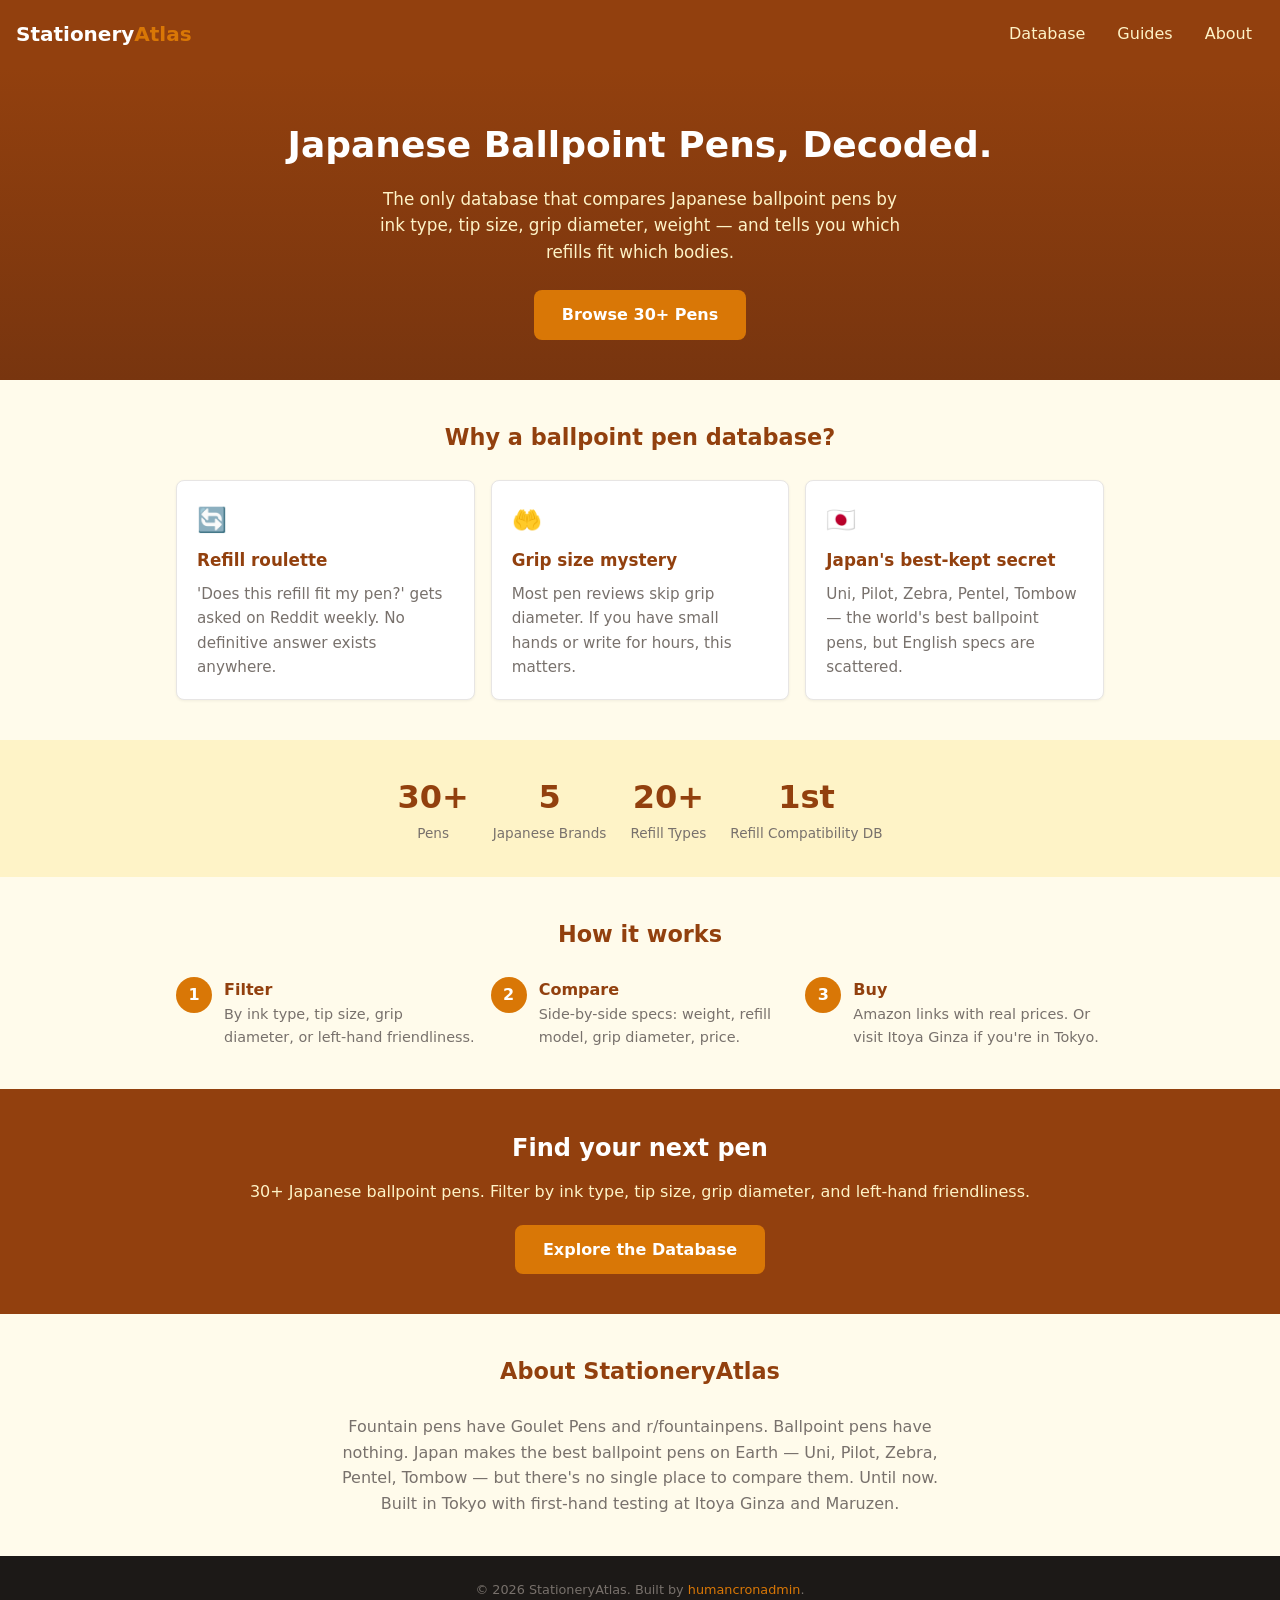
<file: index.html>
<!DOCTYPE html>
<html lang="en">
<head>
<script type="text/javascript">(function(c,l,a,r,i,t,y){c[a]=c[a]||function(){(c[a].q=c[a].q||[]).push(arguments)};t=l.createElement(r);t.async=1;t.src="https://www.clarity.ms/tag/"+i;y=l.getElementsByTagName(r)[0];y.parentNode.insertBefore(t,y);})(window, document, "clarity", "script", "wb2kvqe311");</script>
<meta name="google-site-verification" content="V2clKLw3TIESFtet" />
<meta charset="UTF-8">
<meta name="viewport" content="width=device-width,initial-scale=1">
<title>StationeryAtlas - Japanese Ballpoint Pens, Decoded</title>
<meta name="description" content="The world's first ballpoint pen refill compatibility database. Compare Japanese pens by ink type, tip size, grip diameter, and find which refills fit which bodies.">
<meta property="og:title" content="StationeryAtlas - Japanese Ballpoint Pen Database">
<meta property="og:description" content="Japanese ballpoint pens decoded. 30+ pens, refill compatibility, specs compared. Uni, Pilot, Zebra, Pentel, Tombow.">
<meta property="og:type" content="website">
<meta property="og:url" content="https://humancronadmin.github.io/stationery-atlas/">
<link rel="canonical" href="https://humancronadmin.github.io/stationery-atlas/">
<link rel="stylesheet" href="css/style.css">

<script type="application/ld+json">{"@context":"https://schema.org","@type":"WebSite","name":"StationeryAtlas","url":"https://humancronadmin.github.io/stationery-atlas/","description":"Japanese ballpoint pen database with refill compatibility, specs comparison, and first-hand reviews from Tokyo stationery shops","inLanguage":"en","potentialAction":{"@type":"SearchAction","target":{"@type":"EntryPoint","urlTemplate":"https://humancronadmin.github.io/stationery-atlas/?q={search_term_string}"},"query-input":"required name=search_term_string"}}</script>
<script type="application/ld+json">{"@context":"https://schema.org","@type":"CollectionPage","name":"StationeryAtlas","url":"https://humancronadmin.github.io/stationery-atlas/","description":"Japanese ballpoint pen database with refill compatibility and first-hand reviews","about":{"@type":"Thing","name":"Japanese ballpoint pens"},"audience":{"@type":"Audience","audienceType":"pen enthusiasts, left-handed writers, and anyone looking for the best Japanese ballpoint pen"},"isAccessibleForFree":true,"inLanguage":"en"}</script>
<script type="application/ld+json">{"@context":"https://schema.org","@type":"BreadcrumbList","itemListElement":[{"@type":"ListItem","position":1,"name":"Home","item":"https://humancronadmin.github.io/stationery-atlas/"}]}</script>
</head>
<body>
<nav class="nav">
 <a href="index.html" class="nav-brand">Stationery<span>Atlas</span></a>
 <div class="nav-links">
 <a href="database.html">Database</a>
 <a href="#guides">Guides</a>
 <a href="#about">About</a>
 </div>
</nav>

<section class="hero">
 <h1>Japanese Ballpoint Pens, Decoded.</h1>
 <p>The only database that compares Japanese ballpoint pens by ink type, tip size, grip diameter, weight — and tells you which refills fit which bodies.</p>
 <a href="database.html" class="btn btn-primary">Browse 30+ Pens</a>
</section>

<section class="section">
 <h2 class="section-title">Why a ballpoint pen database?</h2>
 <div class="card-grid" id="problems"></div>
</section>

<div class="stats" id="stats"></div>

<section class="section" id="guides">
 <h2 class="section-title">How it works</h2>
 <div class="steps" id="steps"></div>
</section>

<section class="cta">
 <h2>Find your next pen</h2>
 <p>30+ Japanese ballpoint pens. Filter by ink type, tip size, grip diameter, and left-hand friendliness.</p>
 <a href="database.html" class="btn btn-primary">Explore the Database</a>
</section>

<section class="section" id="about">
 <h2 class="section-title">About StationeryAtlas</h2>
 <p style="text-align:center;color:var(--muted);max-width:600px;margin:0 auto">
 Fountain pens have Goulet Pens and r/fountainpens. Ballpoint pens have nothing.
 Japan makes the best ballpoint pens on Earth — Uni, Pilot, Zebra, Pentel, Tombow —
 but there's no single place to compare them. Until now. Built in Tokyo with
 first-hand testing at Itoya Ginza and Maruzen.
 </p>
</section>

<footer class="footer">
 <p>&copy; 2026 StationeryAtlas. Built by <a href="https://github.com/humancronadmin" target="_blank" rel="noopener">humancronadmin</a>.</p>
</footer>

<script>
const problems=[
 {icon:"🔄",title:"Refill roulette",desc:"'Does this refill fit my pen?' gets asked on Reddit weekly. No definitive answer exists anywhere."},
 {icon:"🤲",title:"Grip size mystery",desc:"Most pen reviews skip grip diameter. If you have small hands or write for hours, this matters."},
 {icon:"🇯🇵",title:"Japan's best-kept secret",desc:"Uni, Pilot, Zebra, Pentel, Tombow — the world's best ballpoint pens, but English specs are scattered."}
];
const stats=[
 {num:"30+",label:"Pens"},
 {num:"5",label:"Japanese Brands"},
 {num:"20+",label:"Refill Types"},
 {num:"1st",label:"Refill Compatibility DB"}
];
const steps=[
 {title:"Filter",desc:"By ink type, tip size, grip diameter, or left-hand friendliness."},
 {title:"Compare",desc:"Side-by-side specs: weight, refill model, grip diameter, price."},
 {title:"Buy",desc:"Amazon links with real prices. Or visit Itoya Ginza if you're in Tokyo."}
];
document.getElementById("problems").innerHTML=problems.map(p=>`<div class="card"><div class="card-icon">${p.icon}</div><h3>${p.title}</h3><p>${p.desc}</p></div>`).join("");
document.getElementById("stats").innerHTML=stats.map(s=>`<div><div class="stat-num">${s.num}</div><div class="stat-label">${s.label}</div></div>`).join("");
document.getElementById("steps").innerHTML=steps.map(s=>`<div class="step"><h3>${s.title}</h3><p>${s.desc}</p></div>`).join("");
</script>
<script async src="https://pagead2.googlesyndication.com/pagead/js/adsbygoogle.js?client=ca-pub-6776399834647681" crossorigin="anonymous"></script>
<script async src="https://www.googletagmanager.com/gtag/js?id=G-ZVW8Y7HVS0"></script>
<script>window.dataLayer=window.dataLayer||[];function gtag(){dataLayer.push(arguments)}gtag('js',new Date());gtag('config','G-ZVW8Y7HVS0');</script>
</body>
</html>
</file>
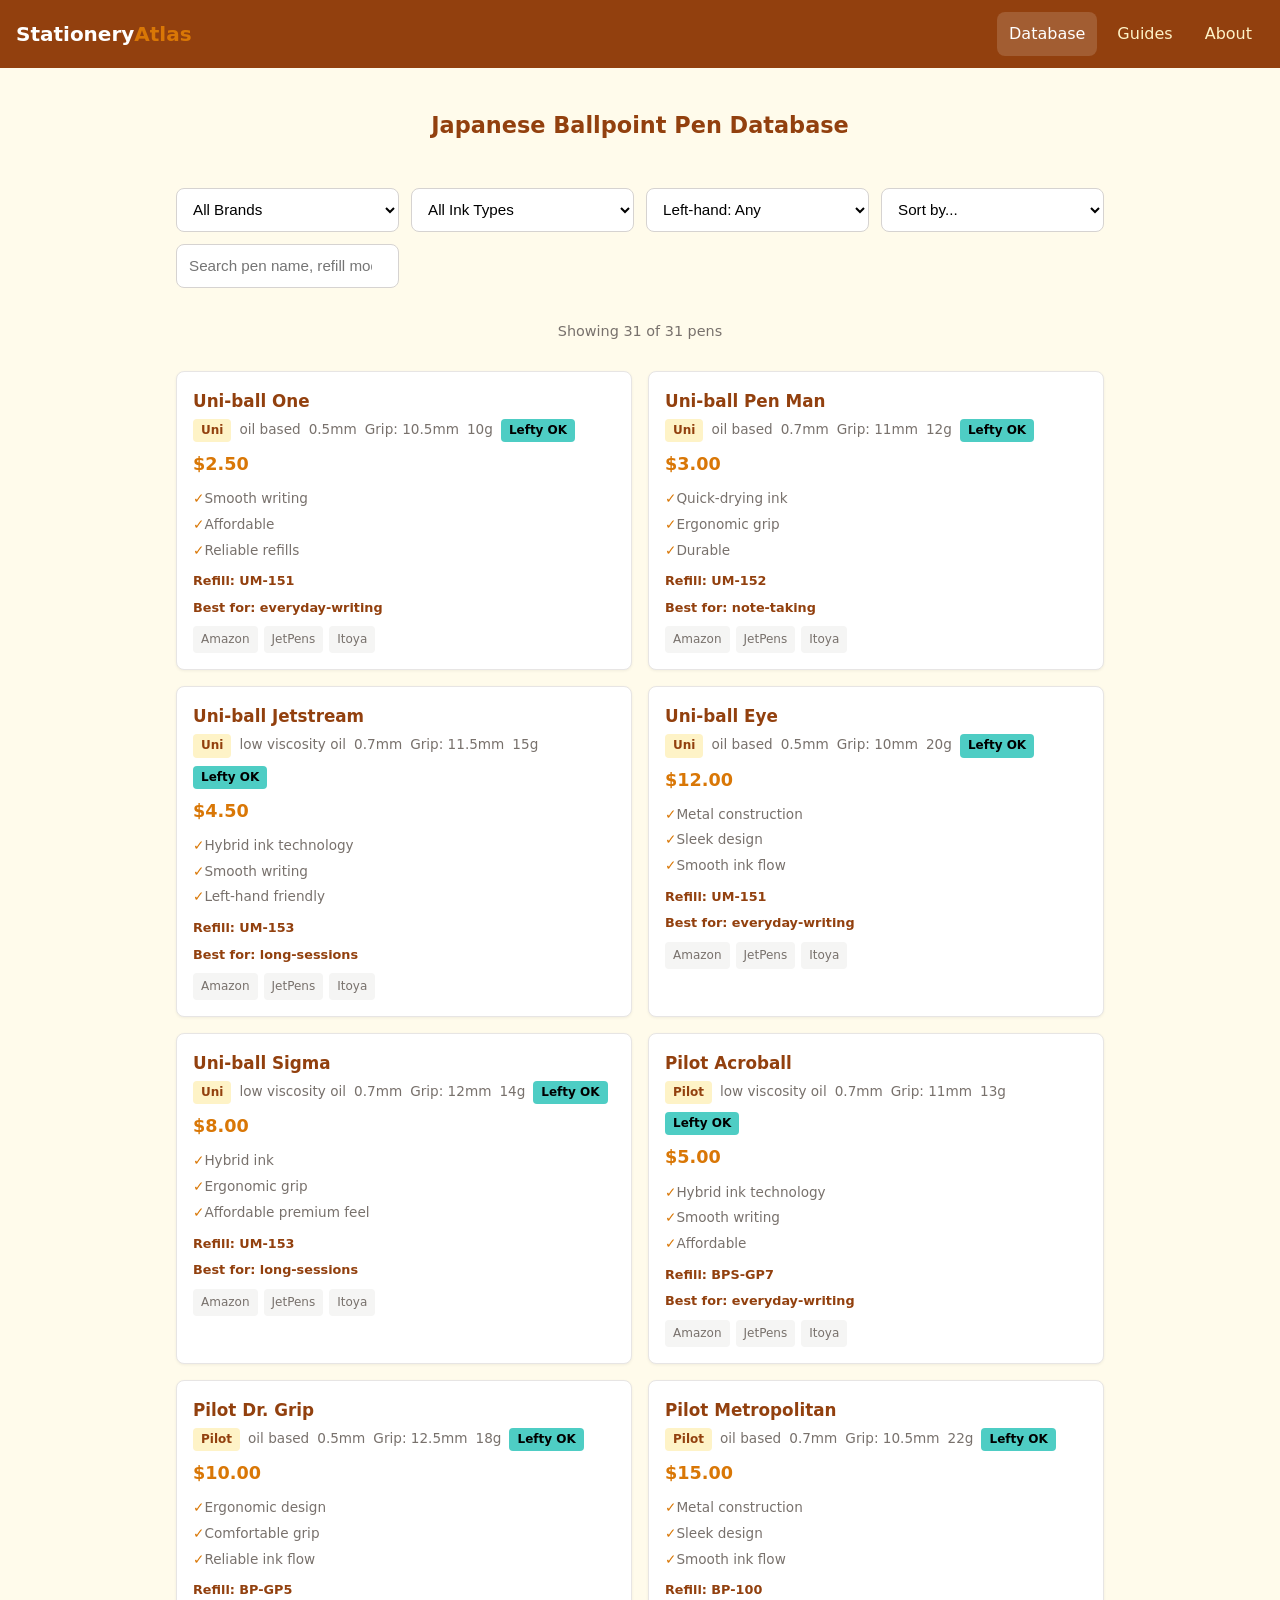
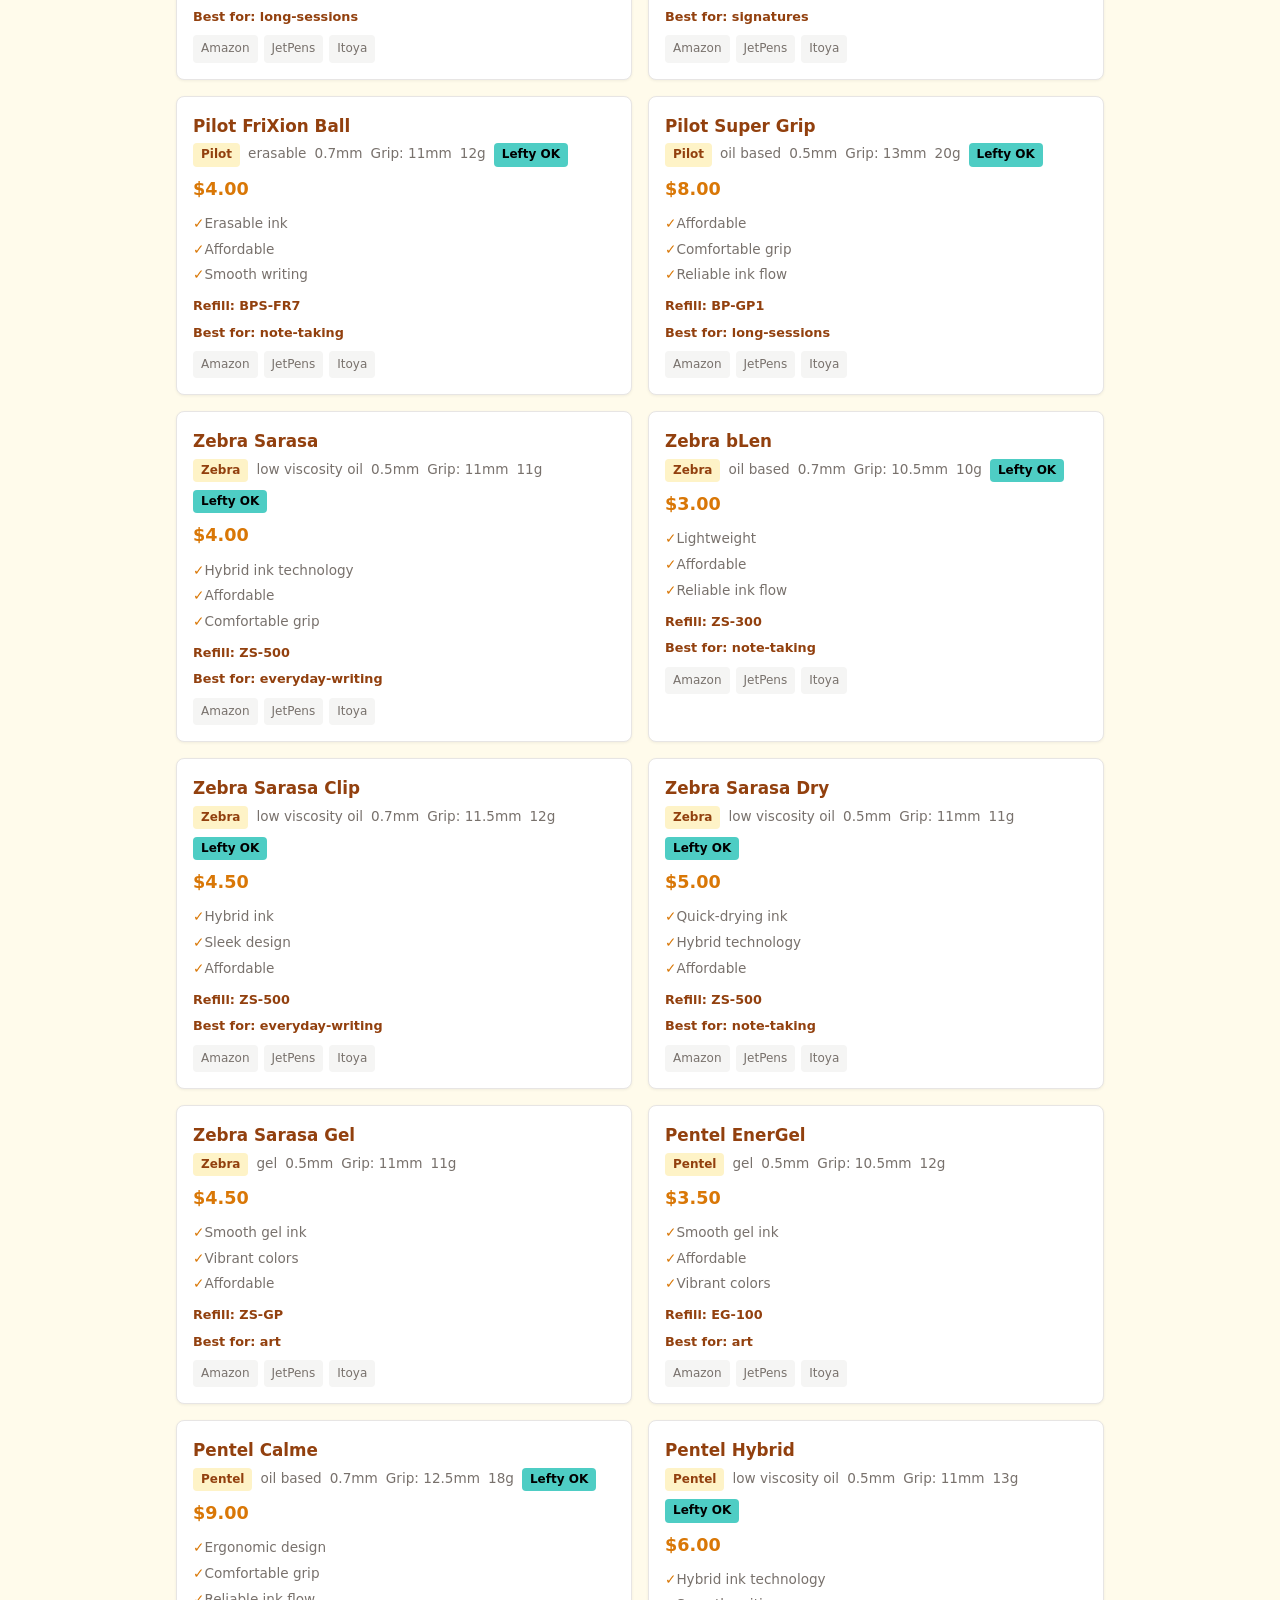
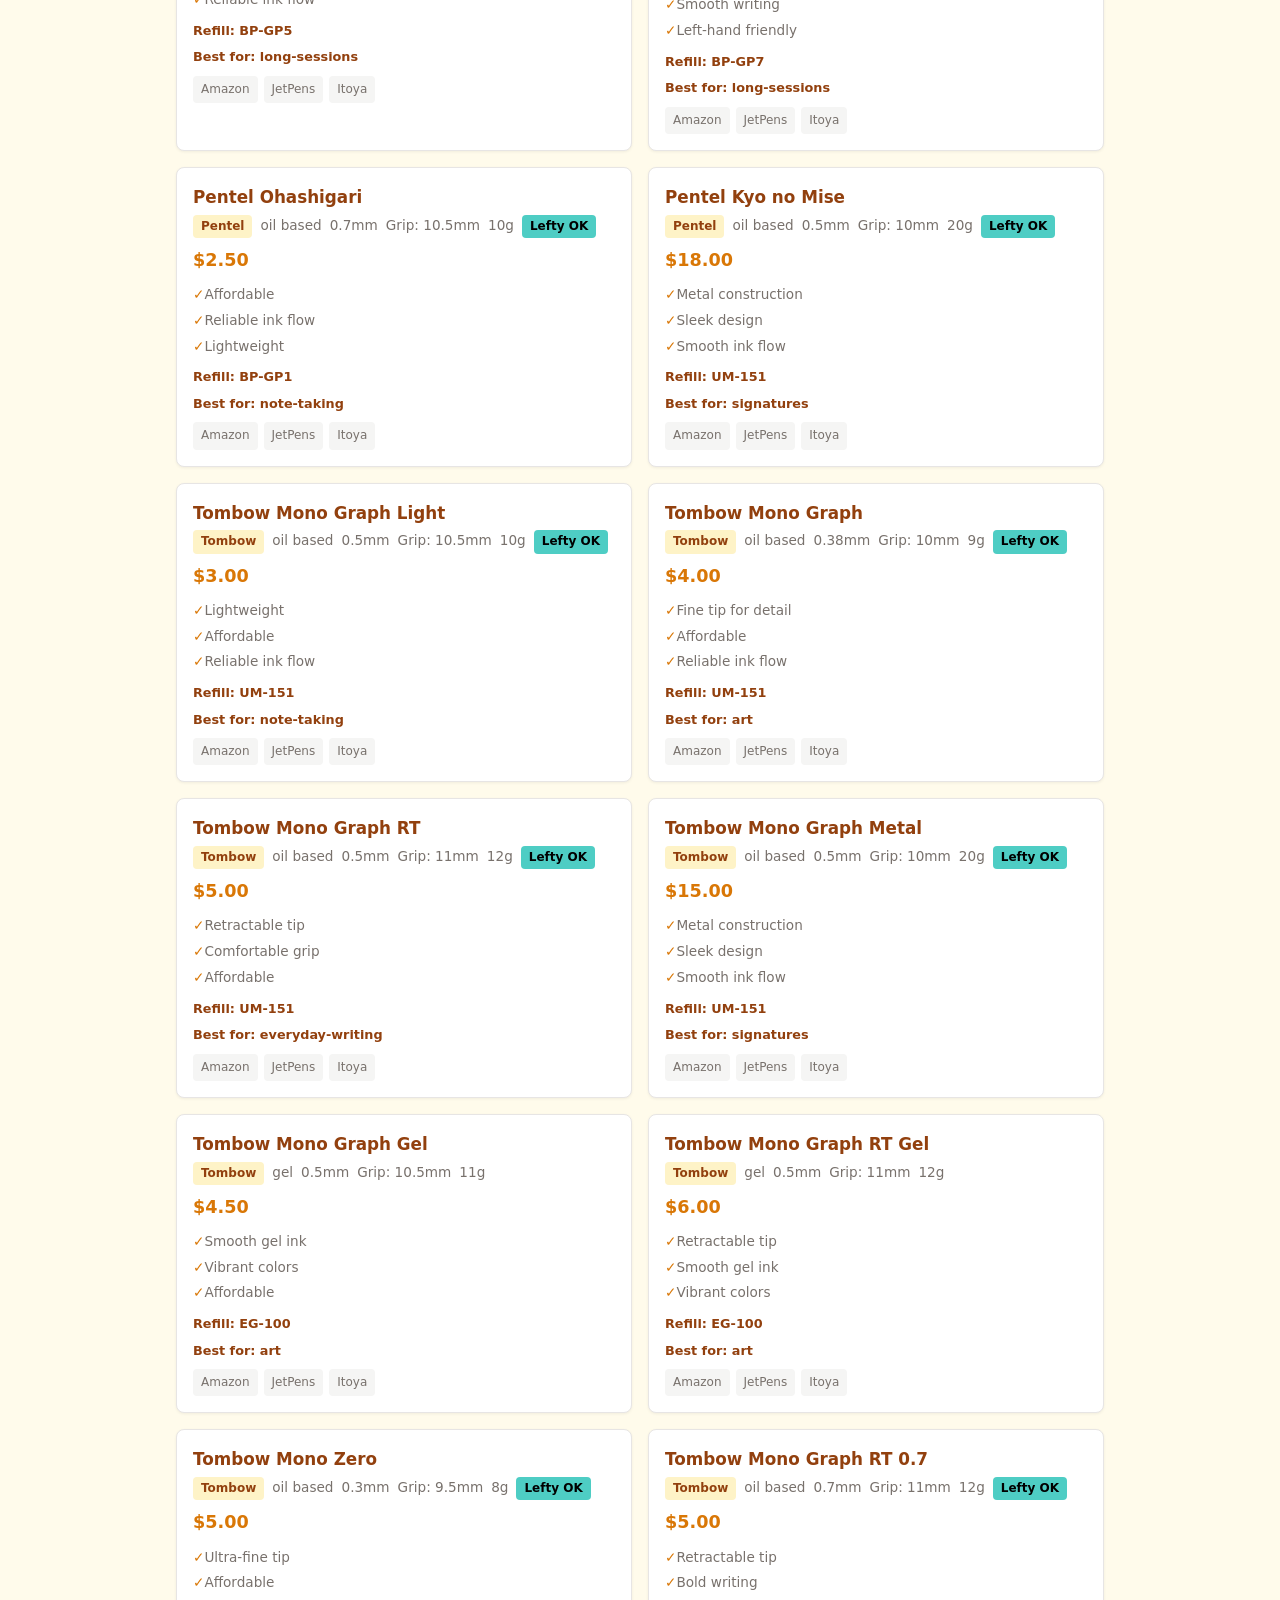
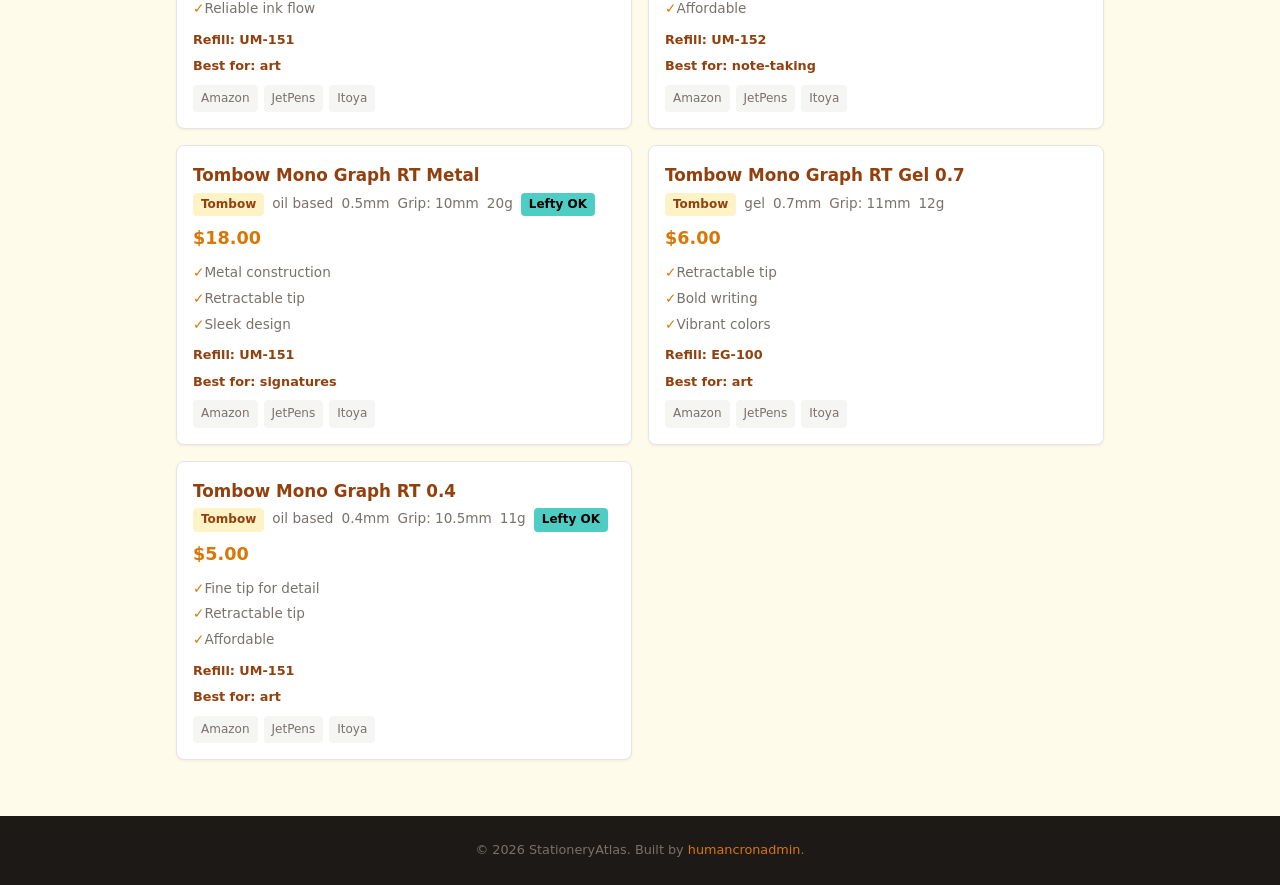
<file: database.html>
<!DOCTYPE html>
<html lang="en">
<head>
<script type="text/javascript">(function(c,l,a,r,i,t,y){c[a]=c[a]||function(){(c[a].q=c[a].q||[]).push(arguments)};t=l.createElement(r);t.async=1;t.src="https://www.clarity.ms/tag/"+i;y=l.getElementsByTagName(r)[0];y.parentNode.insertBefore(t,y);})(window, document, "clarity", "script", "wb2kvqe311");</script>
<meta charset="UTF-8">
<meta name="viewport" content="width=device-width,initial-scale=1">
<title>Japanese Ballpoint Pen Database - StationeryAtlas</title>
<meta name="description" content="Browse 30+ Japanese ballpoint pens. Filter by ink type, tip size, grip diameter, weight. Refill compatibility data included.">
<meta property="og:title" content="Japanese Ballpoint Pen Database - StationeryAtlas">
<meta property="og:description" content="Filter and compare 30+ Japanese ballpoint pens by ink type, tip size, grip diameter, and left-hand friendliness.">
<meta property="og:type" content="website">
<meta property="og:url" content="https://humancronadmin.github.io/stationery-atlas/database.html">
<link rel="canonical" href="https://humancronadmin.github.io/stationery-atlas/database.html">
<link rel="stylesheet" href="css/style.css">
</head>
<body>
<nav class="nav">
 <a href="index.html" class="nav-brand">Stationery<span>Atlas</span></a>
 <div class="nav-links">
 <a href="database.html" class="active">Database</a>
 <a href="index.html#guides">Guides</a>
 <a href="index.html#about">About</a>
 </div>
</nav>

<section class="section" style="padding-bottom:0">
 <h1 class="section-title">Japanese Ballpoint Pen Database</h1>
</section>

<div class="filters">
 <select id="filterBrand" aria-label="Filter by brand">
 <option value="">All Brands</option>
 <option value="Uni">Uni</option>
 <option value="Pilot">Pilot</option>
 <option value="Zebra">Zebra</option>
 <option value="Pentel">Pentel</option>
 <option value="Tombow">Tombow</option>
 </select>
 <select id="filterInk" aria-label="Filter by ink type">
 <option value="">All Ink Types</option>
 <option value="oil-based">Oil-based</option>
 <option value="low-viscosity">Low Viscosity</option>
 <option value="hybrid">Hybrid</option>
 <option value="gel">Gel</option>
 <option value="emulsion">Emulsion</option>
 </select>
 <select id="filterLeftHand" aria-label="Left-hand friendly">
 <option value="">Left-hand: Any</option>
 <option value="yes">Left-hand Friendly</option>
 </select>
 <select id="sortBy" aria-label="Sort by">
 <option value="">Sort by...</option>
 <option value="price-asc">Price: Low to High</option>
 <option value="price-desc">Price: High to Low</option>
 <option value="tip-asc">Tip Size: Small to Large</option>
 <option value="tip-desc">Tip Size: Large to Small</option>
 <option value="grip-asc">Grip: Thin to Thick</option>
 <option value="weight-asc">Weight: Light to Heavy</option>
 </select>
 <input type="search" id="searchBox" placeholder="Search pen name, refill model, best for..." aria-label="Search pens">
</div>

<div class="product-count" id="productCount"></div>
<div class="product-grid" id="productGrid"></div>

<footer class="footer" style="margin-top:40px">
 <p>&copy; 2026 StationeryAtlas. Built by <a href="https://github.com/humancronadmin" target="_blank" rel="noopener">humancronadmin</a>.</p>
</footer>

<script src="js/database.js"></script>
<script async src="https://pagead2.googlesyndication.com/pagead/js/adsbygoogle.js?client=ca-pub-6776399834647681" crossorigin="anonymous"></script>
<script async src="https://www.googletagmanager.com/gtag/js?id=G-ZVW8Y7HVS0"></script>
<script>window.dataLayer=window.dataLayer||[];function gtag(){dataLayer.push(arguments)}gtag('js',new Date());gtag('config','G-ZVW8Y7HVS0');</script>
</body>
</html>
</file>
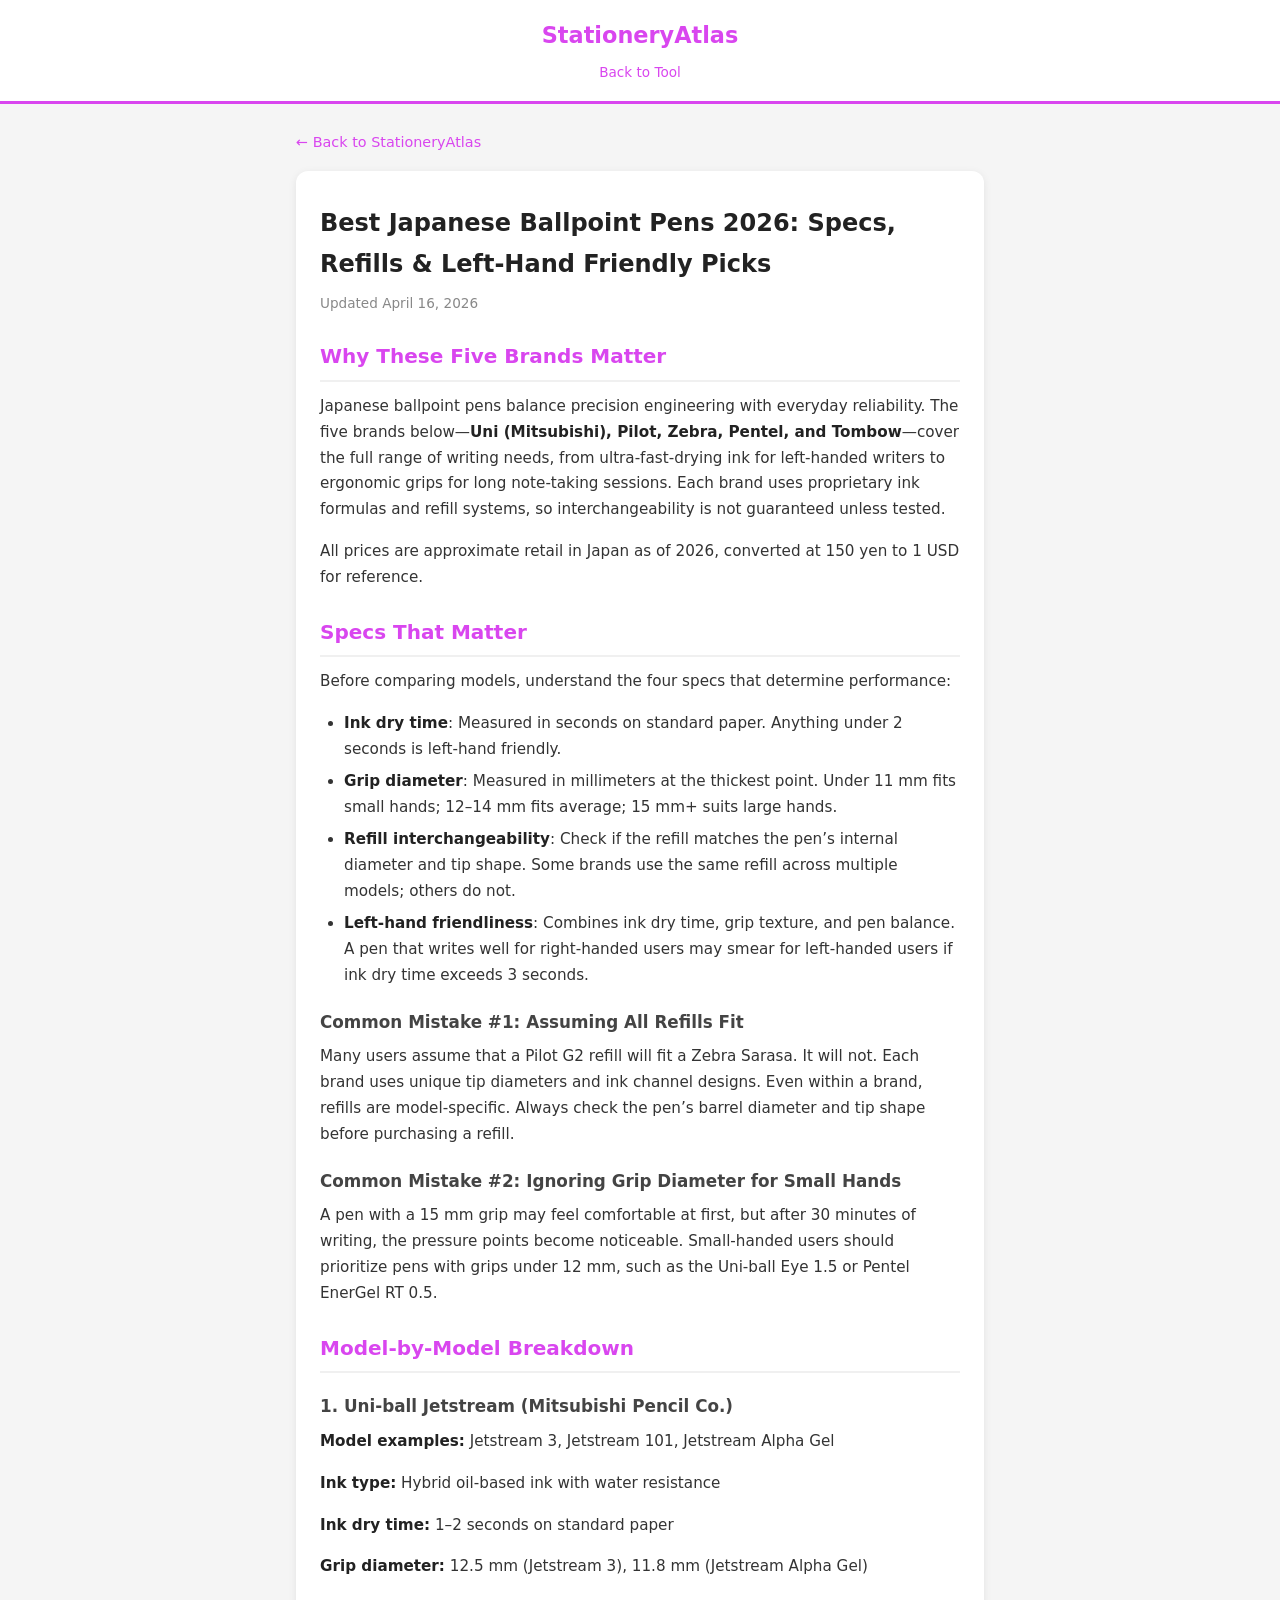
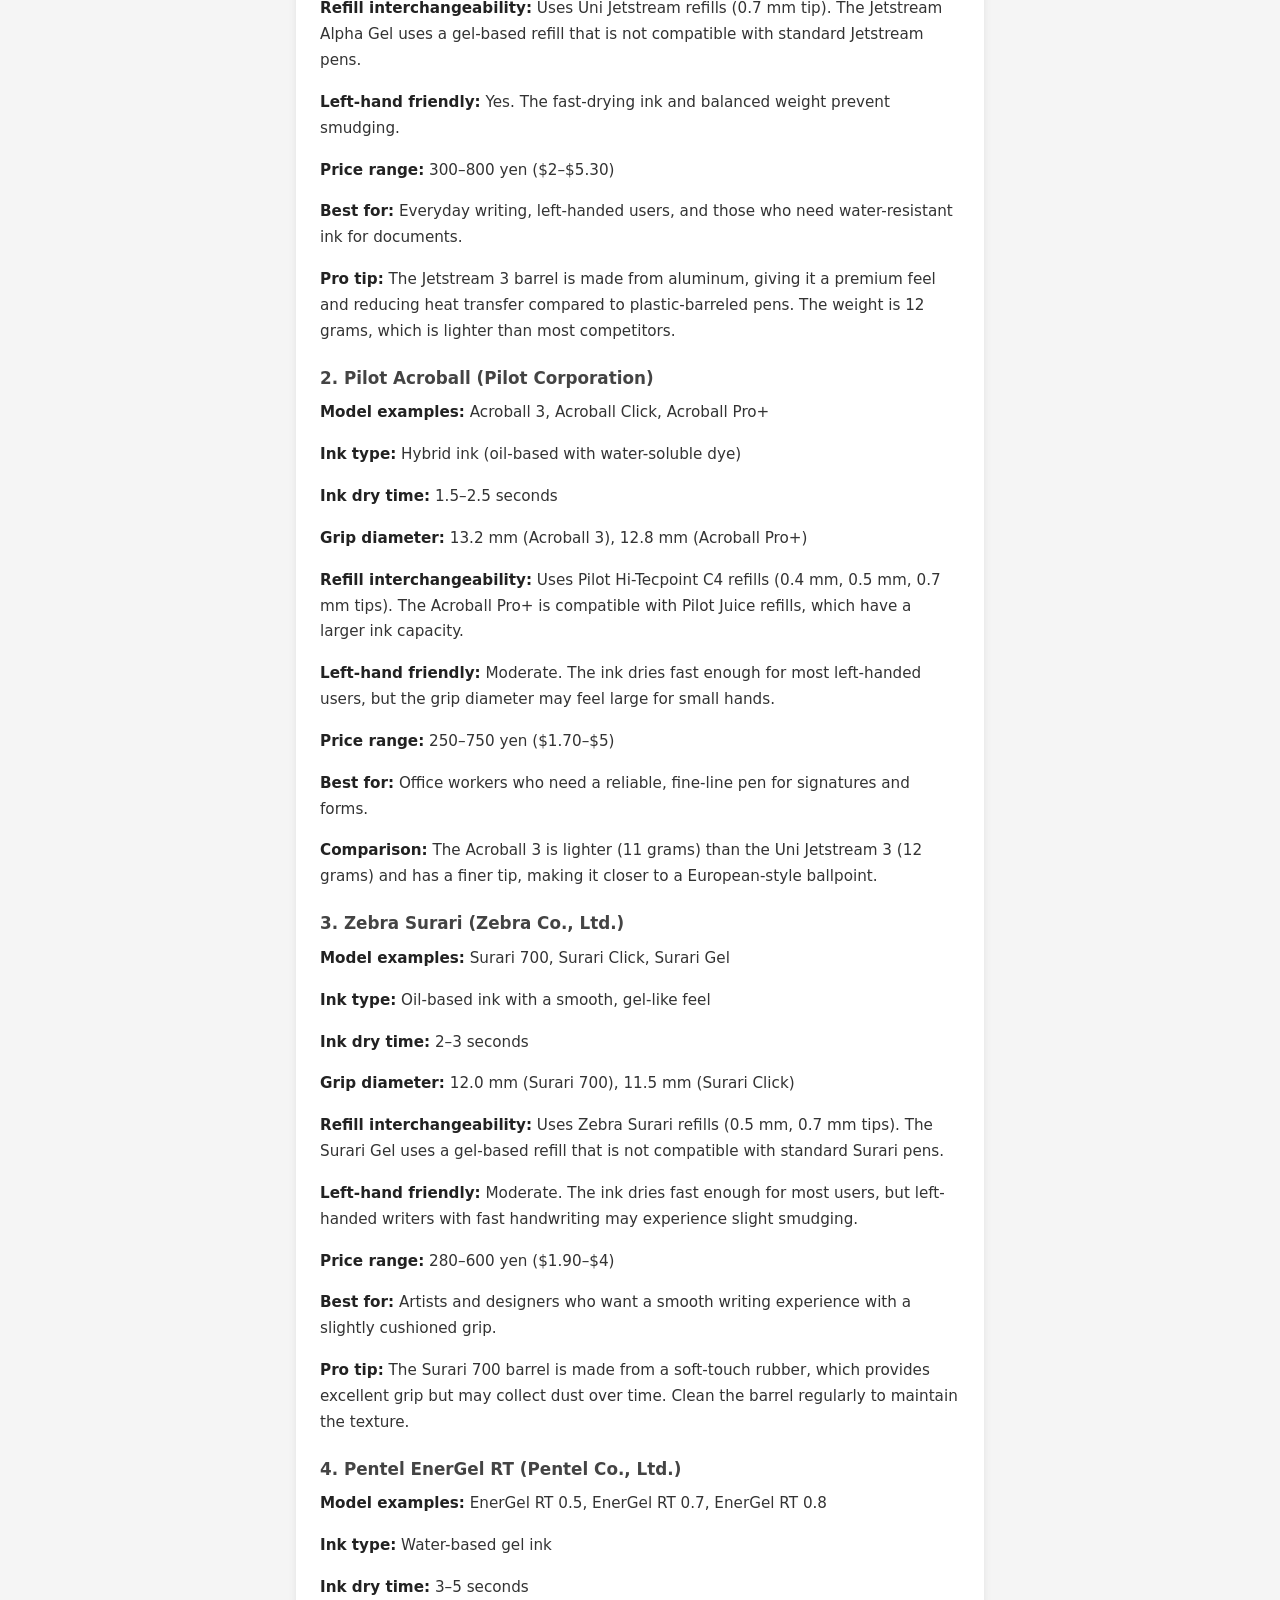
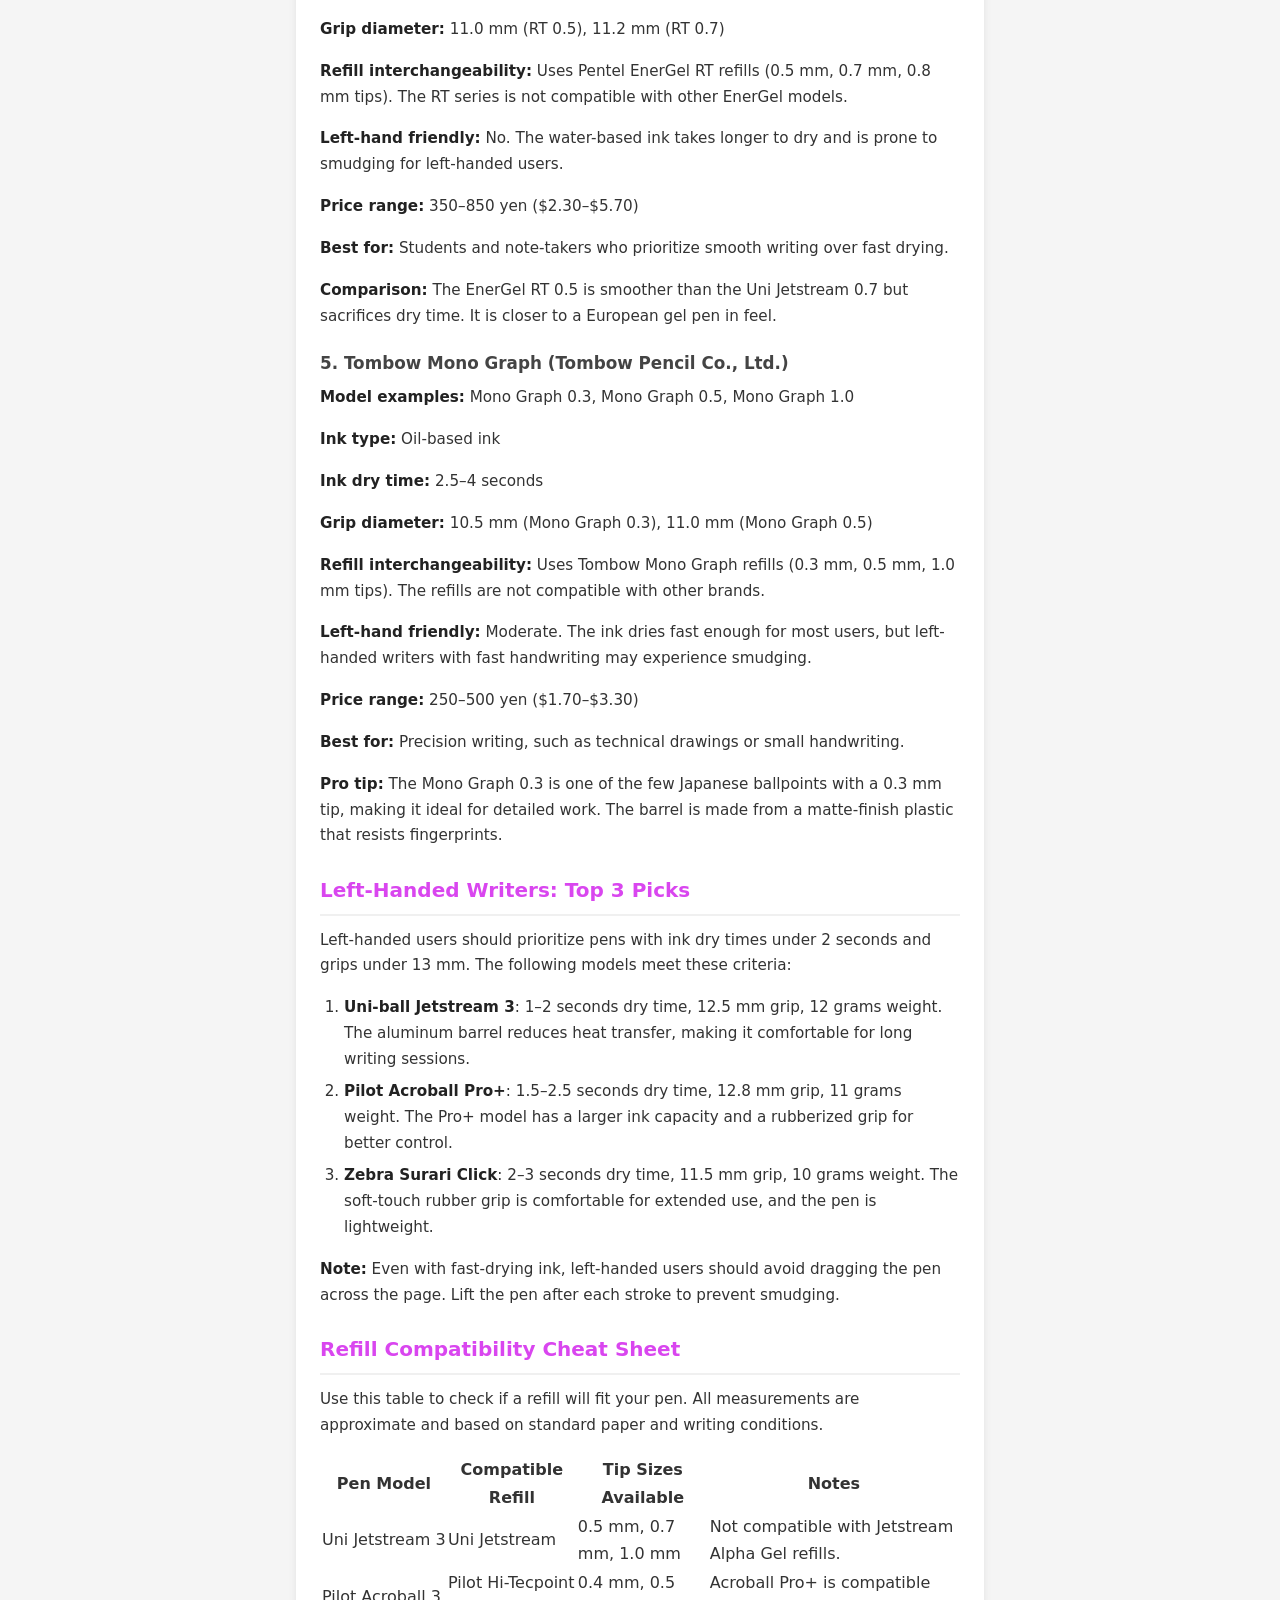
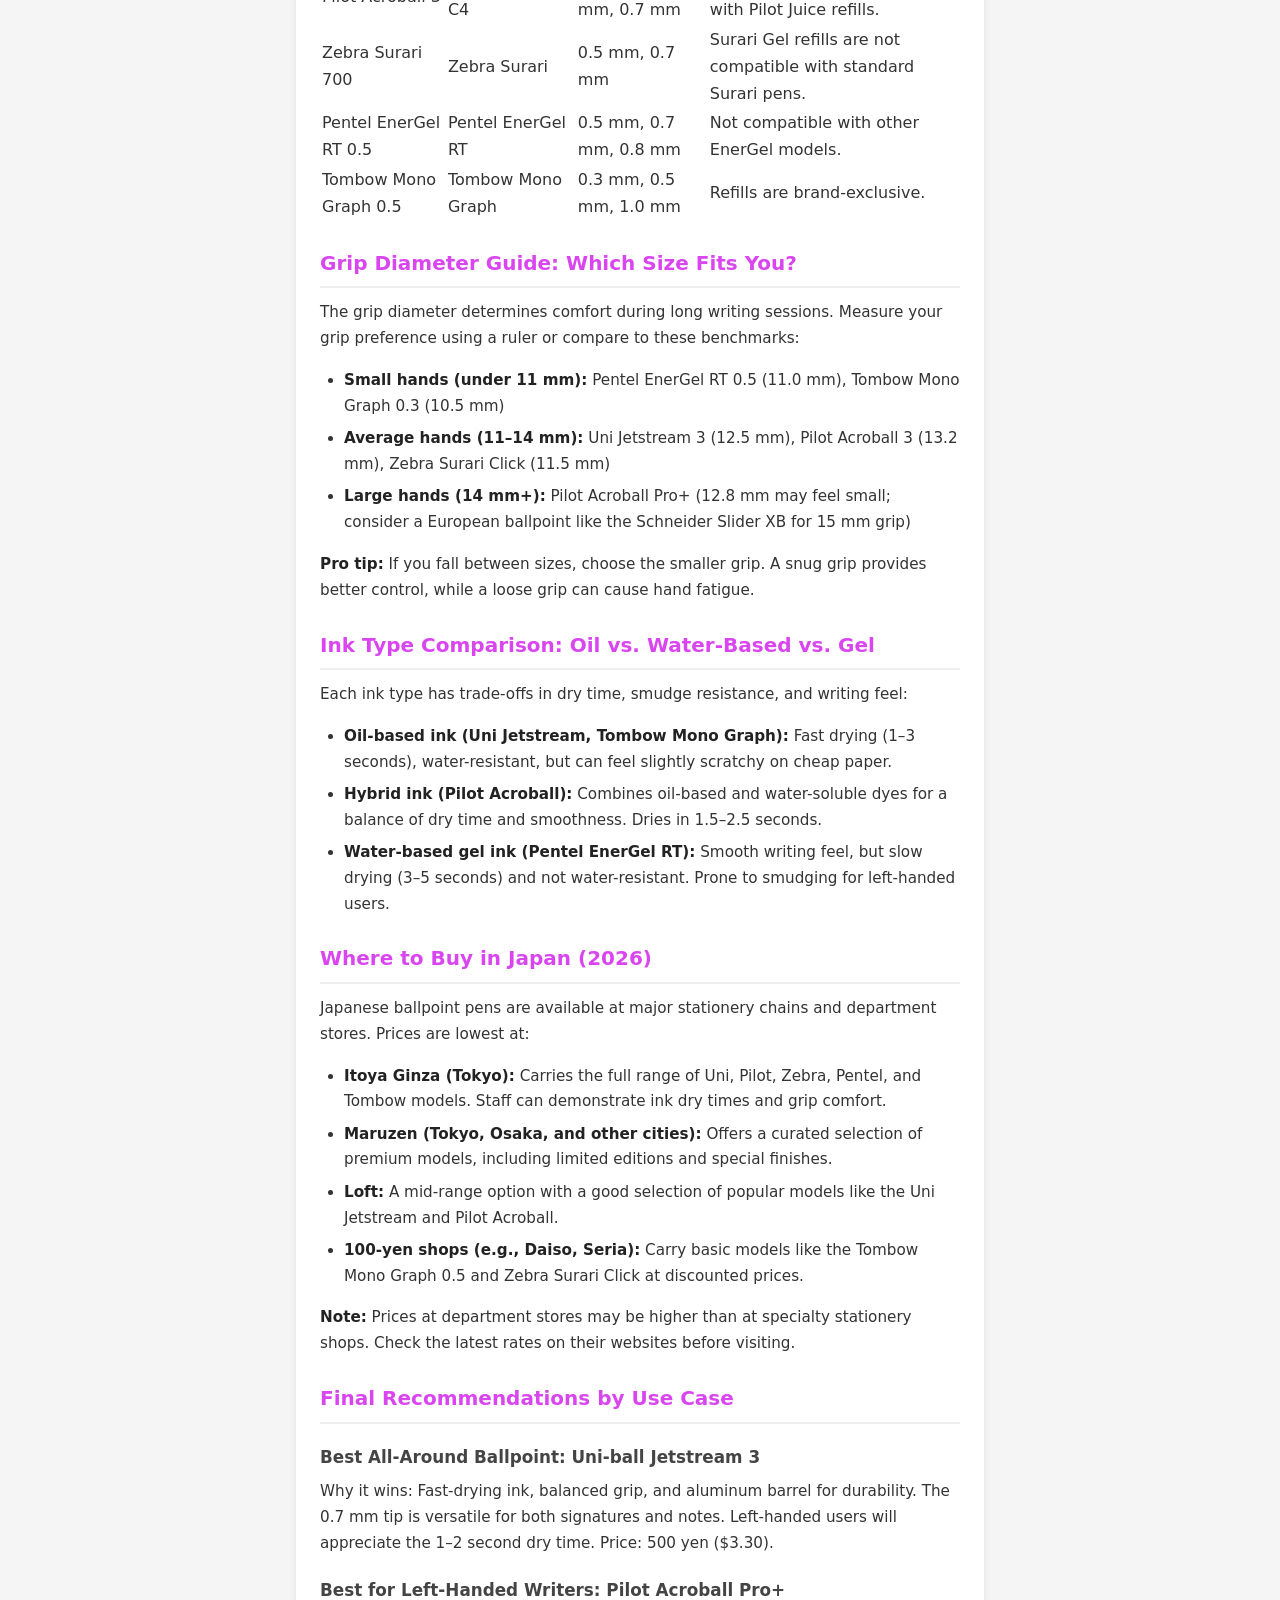
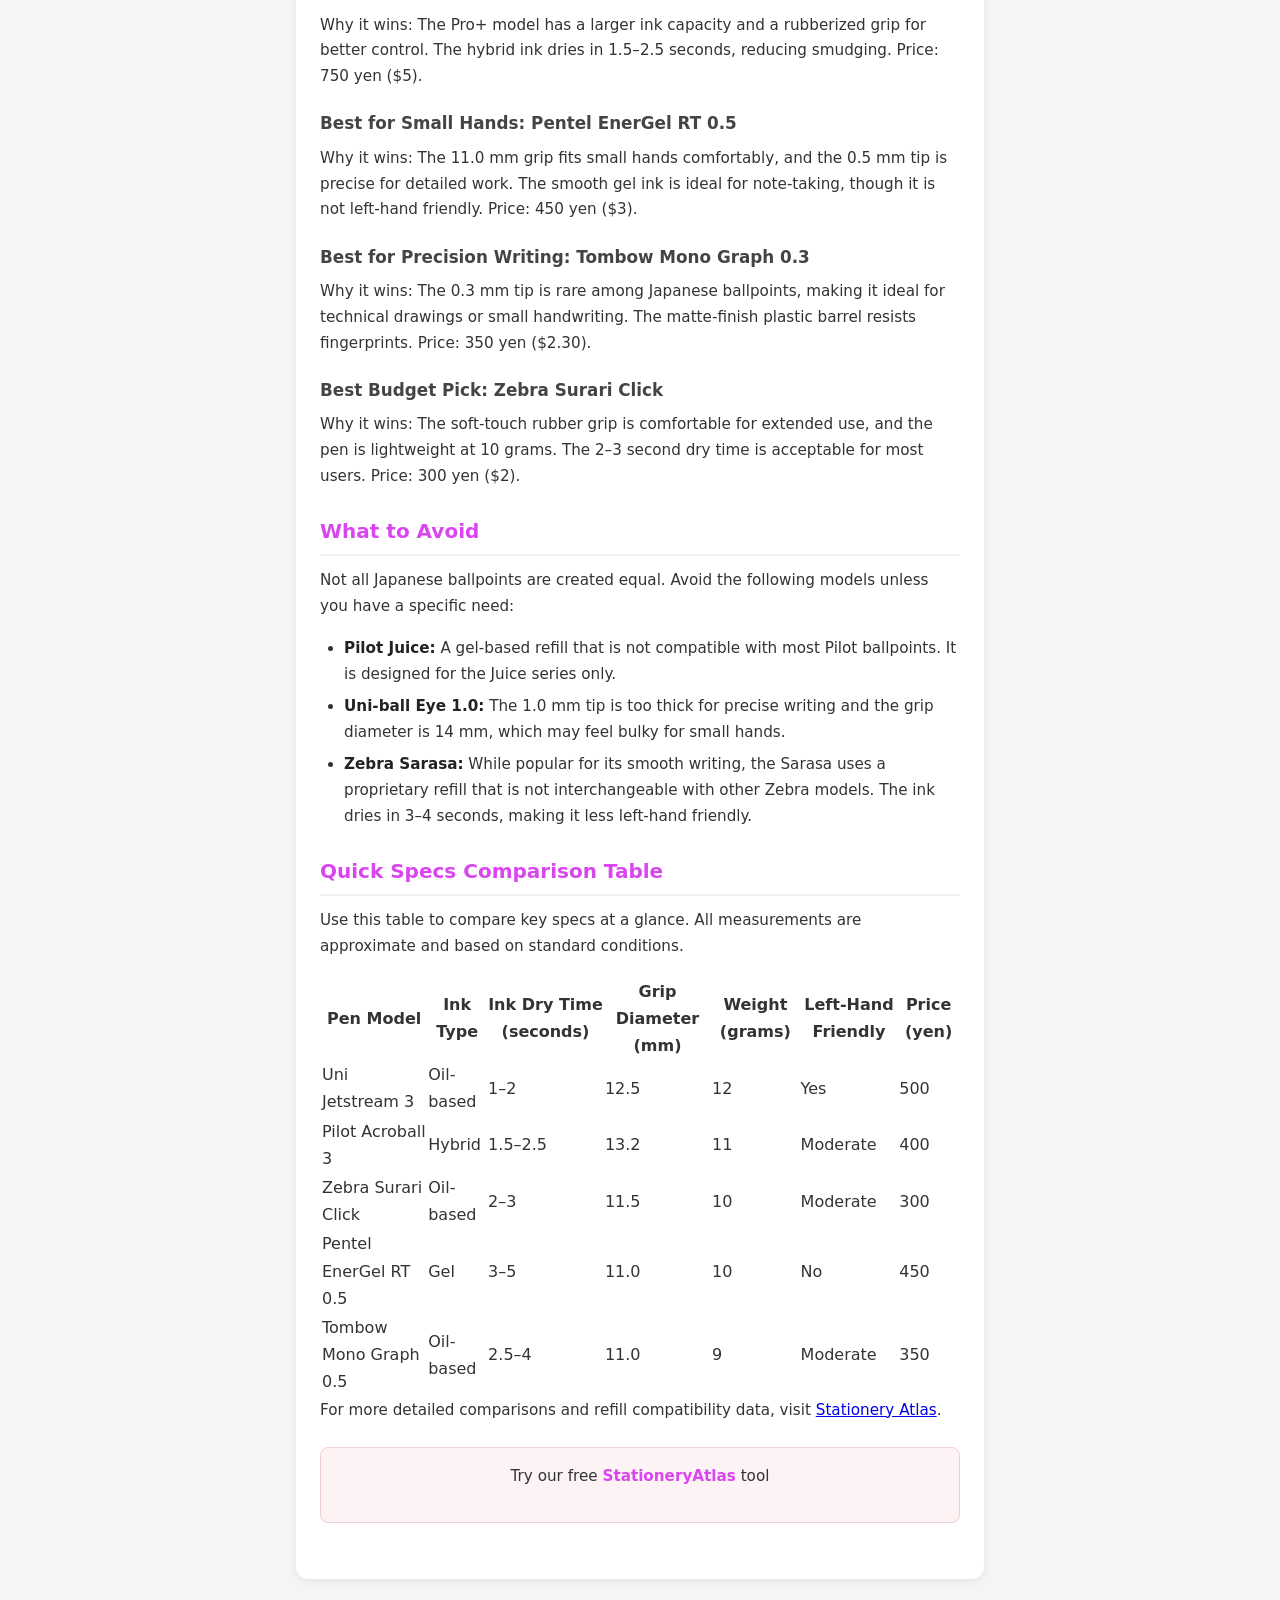
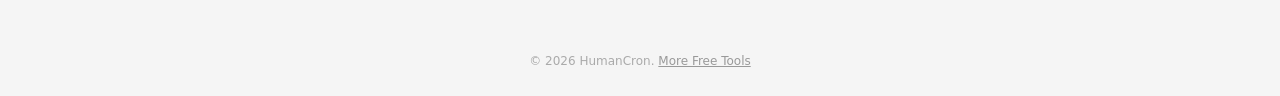
<file: articles/best-japanese-ballpoint-pens-2026-specs-refills-left-hand.html>
<!DOCTYPE html>
<html lang="en">
<head>
<script type="text/javascript">
(function(c,l,a,r,i,t,y){c[a]=c[a]||function(){(c[a].q=c[a].q||[]).push(arguments)};t=l.createElement(r);t.async=1;t.src="https://www.clarity.ms/tag/"+i;y=l.getElementsByTagName(r)[0];y.parentNode.insertBefore(t,y);})(window, document, "clarity", "script", "wb2kvqe311");
</script>
<meta charset="UTF-8">
<meta name="viewport" content="width=device-width, initial-scale=1.0">
<title>Best Japanese Ballpoint Pens 2026: Specs, Refills & Left-Hand Friendly Picks — StationeryAtlas</title>
<meta name="description" content="Compare Uni Jetstream, Pilot Acroball, Zebra Surari, Pentel EnerGel and Tombow ballpoints by ink dry time, grip diameter and refill compatibility for left-handed writers.">
<meta name="keywords" content="Japanese ballpoint pen 2026, best ballpoint pen refill, left handed ballpoint pen, Uni Jetstream vs Pilot Acroball, Zebra Surari ink dry time">
<link rel="canonical" href="https://humancronadmin.github.io/stationery-atlas/articles/best-japanese-ballpoint-pens-2026-specs-refills-left-hand.html">
<meta property="og:title" content="Best Japanese Ballpoint Pens 2026: Specs, Refills & Left-Hand Friendly Picks">
<meta property="og:description" content="Compare Uni Jetstream, Pilot Acroball, Zebra Surari, Pentel EnerGel and Tombow ballpoints by ink dry time, grip diameter and refill compatibility for left-handed writers.">
<meta property="og:type" content="article">
<meta property="og:url" content="https://humancronadmin.github.io/stationery-atlas/articles/best-japanese-ballpoint-pens-2026-specs-refills-left-hand.html">
<meta name="twitter:card" content="summary">
<meta name="twitter:title" content="Best Japanese Ballpoint Pens 2026: Specs, Refills & Left-Hand Friendly Picks">
<meta name="twitter:description" content="Compare Uni Jetstream, Pilot Acroball, Zebra Surari, Pentel EnerGel and Tombow ballpoints by ink dry time, grip diameter and refill compatibility for left-handed writers.">
<script type="application/ld+json">
{"@context":"https://schema.org","@type":"Article","headline":"Best Japanese Ballpoint Pens 2026: Specs, Refills & Left-Hand Friendly Picks","description":"Compare Uni Jetstream, Pilot Acroball, Zebra Surari, Pentel EnerGel and Tombow ballpoints by ink dry time, grip diameter and refill compatibility for left-handed writers.","url":"https://humancronadmin.github.io/stationery-atlas/articles/best-japanese-ballpoint-pens-2026-specs-refills-left-hand.html","datePublished":"2026-04-16","author":{"@type":"Person","name":"HumanCron"},"publisher":{"@type":"Organization","name":"HumanCron"}}
</script>
<script async src="https://www.googletagmanager.com/gtag/js?id=G-ZVW8Y7HVS0"></script>
<script>
window.dataLayer=window.dataLayer||[];function gtag(){dataLayer.push(arguments);}gtag('js',new Date());gtag('config','G-ZVW8Y7HVS0');
</script>
<style>
*,*::before,*::after{box-sizing:border-box;margin:0;padding:0;}
body{font-family:system-ui,-apple-system,BlinkMacSystemFont,'Segoe UI',Roboto,sans-serif;background:#f5f5f5;color:#333;line-height:1.7;min-height:100vh;}
header{background:#fff;border-bottom:3px solid #d946ef;padding:1rem 0;text-align:center;}
header h1{font-size:1.4rem;color:#d946ef;margin-bottom:0.25rem;}
header a{color:#d946ef;text-decoration:none;font-size:0.85rem;}
header a:hover{text-decoration:underline;}
.container{max-width:720px;margin:0 auto;padding:1.5rem 1rem;}
article{background:#fff;border-radius:12px;box-shadow:0 2px 8px rgba(0,0,0,0.08);padding:2rem 1.5rem;margin-bottom:1.5rem;}
article h2{font-size:1.25rem;color:#d946ef;margin:1.5rem 0 0.75rem;padding-bottom:0.4rem;border-bottom:2px solid #f0f0f0;}
article h3{font-size:1.05rem;color:#444;margin:1.2rem 0 0.5rem;}
article p{margin-bottom:1rem;font-size:0.95rem;}
article ul,article ol{margin:0.5rem 0 1rem 1.5rem;font-size:0.95rem;}
article li{margin-bottom:0.4rem;}
article strong{color:#222;}
.back-link{display:inline-block;margin-bottom:1rem;color:#d946ef;text-decoration:none;font-size:0.9rem;}
.back-link:hover{text-decoration:underline;}
.cta-box{background:#fdf2f4;border:1px solid #f0d0d5;border-radius:8px;padding:1rem;margin:1.5rem 0;text-align:center;}
.cta-box a{color:#d946ef;font-weight:700;text-decoration:none;}
.cta-box a:hover{text-decoration:underline;}
footer{text-align:center;padding:1.5rem 1rem;color:#aaa;font-size:0.75rem;}
footer a{color:#999;}
@media(max-width:480px){
 .container{padding:1rem 0.75rem;}
 article{padding:1.25rem 1rem;}
 article h2{font-size:1.1rem;}
}
</style>
</head>
<body>
<header>
<h1>StationeryAtlas</h1>
<a href="../index.html">Back to Tool</a>
</header>
<div class="container">
<a href="../index.html" class="back-link">&larr; Back to StationeryAtlas</a>
<article>
<h1 style="font-size:1.5rem;color:#222;margin-bottom:0.5rem;border:none;">Best Japanese Ballpoint Pens 2026: Specs, Refills & Left-Hand Friendly Picks</h1>
<p style="color:#888;font-size:0.85rem;margin-bottom:1.5rem;">Updated April 16, 2026</p>
<h2>Why These Five Brands Matter</h2>

<p>Japanese ballpoint pens balance precision engineering with everyday reliability. The five brands below—<strong>Uni (Mitsubishi), Pilot, Zebra, Pentel, and Tombow</strong>—cover the full range of writing needs, from ultra-fast-drying ink for left-handed writers to ergonomic grips for long note-taking sessions. Each brand uses proprietary ink formulas and refill systems, so interchangeability is not guaranteed unless tested.</p>

<p>All prices are approximate retail in Japan as of 2026, converted at 150 yen to 1 USD for reference.</p>

<h2>Specs That Matter</h2>

<p>Before comparing models, understand the four specs that determine performance:</p>

<ul>
<li><strong>Ink dry time</strong>: Measured in seconds on standard paper. Anything under 2 seconds is left-hand friendly.</li>
<li><strong>Grip diameter</strong>: Measured in millimeters at the thickest point. Under 11 mm fits small hands; 12–14 mm fits average; 15 mm+ suits large hands.</li>
<li><strong>Refill interchangeability</strong>: Check if the refill matches the pen’s internal diameter and tip shape. Some brands use the same refill across multiple models; others do not.</li>
<li><strong>Left-hand friendliness</strong>: Combines ink dry time, grip texture, and pen balance. A pen that writes well for right-handed users may smear for left-handed users if ink dry time exceeds 3 seconds.</li>
</ul>

<h3>Common Mistake #1: Assuming All Refills Fit</h3>

<p>Many users assume that a Pilot G2 refill will fit a Zebra Sarasa. It will not. Each brand uses unique tip diameters and ink channel designs. Even within a brand, refills are model-specific. Always check the pen’s barrel diameter and tip shape before purchasing a refill.</p>

<h3>Common Mistake #2: Ignoring Grip Diameter for Small Hands</h3>

<p>A pen with a 15 mm grip may feel comfortable at first, but after 30 minutes of writing, the pressure points become noticeable. Small-handed users should prioritize pens with grips under 12 mm, such as the Uni-ball Eye 1.5 or Pentel EnerGel RT 0.5.</p>

<h2>Model-by-Model Breakdown</h2>

<h3>1. Uni-ball Jetstream (Mitsubishi Pencil Co.)</h3>

<p><strong>Model examples:</strong> Jetstream 3, Jetstream 101, Jetstream Alpha Gel</p>

<p><strong>Ink type:</strong> Hybrid oil-based ink with water resistance</p>

<p><strong>Ink dry time:</strong> 1–2 seconds on standard paper</p>

<p><strong>Grip diameter:</strong> 12.5 mm (Jetstream 3), 11.8 mm (Jetstream Alpha Gel)</p>

<p><strong>Refill interchangeability:</strong> Uses Uni Jetstream refills (0.7 mm tip). The Jetstream Alpha Gel uses a gel-based refill that is not compatible with standard Jetstream pens.</p>

<p><strong>Left-hand friendly:</strong> Yes. The fast-drying ink and balanced weight prevent smudging.</p>

<p><strong>Price range:</strong> 300–800 yen ($2–$5.30)</p>

<p><strong>Best for:</strong> Everyday writing, left-handed users, and those who need water-resistant ink for documents.</p>

<p><strong>Pro tip:</strong> The Jetstream 3 barrel is made from aluminum, giving it a premium feel and reducing heat transfer compared to plastic-barreled pens. The weight is 12 grams, which is lighter than most competitors.</p>

<h3>2. Pilot Acroball (Pilot Corporation)</h3>

<p><strong>Model examples:</strong> Acroball 3, Acroball Click, Acroball Pro+</p>

<p><strong>Ink type:</strong> Hybrid ink (oil-based with water-soluble dye)</p>

<p><strong>Ink dry time:</strong> 1.5–2.5 seconds</p>

<p><strong>Grip diameter:</strong> 13.2 mm (Acroball 3), 12.8 mm (Acroball Pro+)</p>

<p><strong>Refill interchangeability:</strong> Uses Pilot Hi-Tecpoint C4 refills (0.4 mm, 0.5 mm, 0.7 mm tips). The Acroball Pro+ is compatible with Pilot Juice refills, which have a larger ink capacity.</p>

<p><strong>Left-hand friendly:</strong> Moderate. The ink dries fast enough for most left-handed users, but the grip diameter may feel large for small hands.</p>

<p><strong>Price range:</strong> 250–750 yen ($1.70–$5)</p>

<p><strong>Best for:</strong> Office workers who need a reliable, fine-line pen for signatures and forms.</p>

<p><strong>Comparison:</strong> The Acroball 3 is lighter (11 grams) than the Uni Jetstream 3 (12 grams) and has a finer tip, making it closer to a European-style ballpoint.</p>

<h3>3. Zebra Surari (Zebra Co., Ltd.)</h3>

<p><strong>Model examples:</strong> Surari 700, Surari Click, Surari Gel</p>

<p><strong>Ink type:</strong> Oil-based ink with a smooth, gel-like feel</p>

<p><strong>Ink dry time:</strong> 2–3 seconds</p>

<p><strong>Grip diameter:</strong> 12.0 mm (Surari 700), 11.5 mm (Surari Click)</p>

<p><strong>Refill interchangeability:</strong> Uses Zebra Surari refills (0.5 mm, 0.7 mm tips). The Surari Gel uses a gel-based refill that is not compatible with standard Surari pens.</p>

<p><strong>Left-hand friendly:</strong> Moderate. The ink dries fast enough for most users, but left-handed writers with fast handwriting may experience slight smudging.</p>

<p><strong>Price range:</strong> 280–600 yen ($1.90–$4)</p>

<p><strong>Best for:</strong> Artists and designers who want a smooth writing experience with a slightly cushioned grip.</p>

<p><strong>Pro tip:</strong> The Surari 700 barrel is made from a soft-touch rubber, which provides excellent grip but may collect dust over time. Clean the barrel regularly to maintain the texture.</p>

<h3>4. Pentel EnerGel RT (Pentel Co., Ltd.)</h3>

<p><strong>Model examples:</strong> EnerGel RT 0.5, EnerGel RT 0.7, EnerGel RT 0.8</p>

<p><strong>Ink type:</strong> Water-based gel ink</p>

<p><strong>Ink dry time:</strong> 3–5 seconds</p>

<p><strong>Grip diameter:</strong> 11.0 mm (RT 0.5), 11.2 mm (RT 0.7)</p>

<p><strong>Refill interchangeability:</strong> Uses Pentel EnerGel RT refills (0.5 mm, 0.7 mm, 0.8 mm tips). The RT series is not compatible with other EnerGel models.</p>

<p><strong>Left-hand friendly:</strong> No. The water-based ink takes longer to dry and is prone to smudging for left-handed users.</p>

<p><strong>Price range:</strong> 350–850 yen ($2.30–$5.70)</p>

<p><strong>Best for:</strong> Students and note-takers who prioritize smooth writing over fast drying.</p>

<p><strong>Comparison:</strong> The EnerGel RT 0.5 is smoother than the Uni Jetstream 0.7 but sacrifices dry time. It is closer to a European gel pen in feel.</p>

<h3>5. Tombow Mono Graph (Tombow Pencil Co., Ltd.)</h3>

<p><strong>Model examples:</strong> Mono Graph 0.3, Mono Graph 0.5, Mono Graph 1.0</p>

<p><strong>Ink type:</strong> Oil-based ink</p>

<p><strong>Ink dry time:</strong> 2.5–4 seconds</p>

<p><strong>Grip diameter:</strong> 10.5 mm (Mono Graph 0.3), 11.0 mm (Mono Graph 0.5)</p>

<p><strong>Refill interchangeability:</strong> Uses Tombow Mono Graph refills (0.3 mm, 0.5 mm, 1.0 mm tips). The refills are not compatible with other brands.</p>

<p><strong>Left-hand friendly:</strong> Moderate. The ink dries fast enough for most users, but left-handed writers with fast handwriting may experience smudging.</p>

<p><strong>Price range:</strong> 250–500 yen ($1.70–$3.30)</p>

<p><strong>Best for:</strong> Precision writing, such as technical drawings or small handwriting.</p>

<p><strong>Pro tip:</strong> The Mono Graph 0.3 is one of the few Japanese ballpoints with a 0.3 mm tip, making it ideal for detailed work. The barrel is made from a matte-finish plastic that resists fingerprints.</p>


<h2>Left-Handed Writers: Top 3 Picks</h2>

<p>Left-handed users should prioritize pens with ink dry times under 2 seconds and grips under 13 mm. The following models meet these criteria:</p>

<ol>
<li><strong>Uni-ball Jetstream 3</strong>: 1–2 seconds dry time, 12.5 mm grip, 12 grams weight. The aluminum barrel reduces heat transfer, making it comfortable for long writing sessions.</li>

<li><strong>Pilot Acroball Pro+</strong>: 1.5–2.5 seconds dry time, 12.8 mm grip, 11 grams weight. The Pro+ model has a larger ink capacity and a rubberized grip for better control.</li>

<li><strong>Zebra Surari Click</strong>: 2–3 seconds dry time, 11.5 mm grip, 10 grams weight. The soft-touch rubber grip is comfortable for extended use, and the pen is lightweight.</li>
</ol>

<p><strong>Note:</strong> Even with fast-drying ink, left-handed users should avoid dragging the pen across the page. Lift the pen after each stroke to prevent smudging.</p>


<h2>Refill Compatibility Cheat Sheet</h2>

<p>Use this table to check if a refill will fit your pen. All measurements are approximate and based on standard paper and writing conditions.</p>

<table>
<thead>
<tr>
<th>Pen Model</th>
<th>Compatible Refill</th>
<th>Tip Sizes Available</th>
<th>Notes</th>
</tr>
</thead>
<tbody>
<tr>
<td>Uni Jetstream 3</td>
<td>Uni Jetstream</td>
<td>0.5 mm, 0.7 mm, 1.0 mm</td>
<td>Not compatible with Jetstream Alpha Gel refills.</td>
</tr>
<tr>
<td>Pilot Acroball 3</td>
<td>Pilot Hi-Tecpoint C4</td>
<td>0.4 mm, 0.5 mm, 0.7 mm</td>
<td>Acroball Pro+ is compatible with Pilot Juice refills.</td>
</tr>
<tr>
<td>Zebra Surari 700</td>
<td>Zebra Surari</td>
<td>0.5 mm, 0.7 mm</td>
<td>Surari Gel refills are not compatible with standard Surari pens.</td>
</tr>
<tr>
<td>Pentel EnerGel RT 0.5</td>
<td>Pentel EnerGel RT</td>
<td>0.5 mm, 0.7 mm, 0.8 mm</td>
<td>Not compatible with other EnerGel models.</td>
</tr>
<tr>
<td>Tombow Mono Graph 0.5</td>
<td>Tombow Mono Graph</td>
<td>0.3 mm, 0.5 mm, 1.0 mm</td>
<td>Refills are brand-exclusive.</td>
</tr>
</tbody>
</table>


<h2>Grip Diameter Guide: Which Size Fits You?</h2>

<p>The grip diameter determines comfort during long writing sessions. Measure your grip preference using a ruler or compare to these benchmarks:</p>

<ul>
<li><strong>Small hands (under 11 mm):</strong> Pentel EnerGel RT 0.5 (11.0 mm), Tombow Mono Graph 0.3 (10.5 mm)</li>

<li><strong>Average hands (11–14 mm):</strong> Uni Jetstream 3 (12.5 mm), Pilot Acroball 3 (13.2 mm), Zebra Surari Click (11.5 mm)</li>

<li><strong>Large hands (14 mm+):</strong> Pilot Acroball Pro+ (12.8 mm may feel small; consider a European ballpoint like the Schneider Slider XB for 15 mm grip)</li>
</ul>

<p><strong>Pro tip:</strong> If you fall between sizes, choose the smaller grip. A snug grip provides better control, while a loose grip can cause hand fatigue.</p>


<h2>Ink Type Comparison: Oil vs. Water-Based vs. Gel</h2>

<p>Each ink type has trade-offs in dry time, smudge resistance, and writing feel:</p>

<ul>
<li><strong>Oil-based ink (Uni Jetstream, Tombow Mono Graph):</strong> Fast drying (1–3 seconds), water-resistant, but can feel slightly scratchy on cheap paper.</li>

<li><strong>Hybrid ink (Pilot Acroball):</strong> Combines oil-based and water-soluble dyes for a balance of dry time and smoothness. Dries in 1.5–2.5 seconds.</li>

<li><strong>Water-based gel ink (Pentel EnerGel RT):</strong> Smooth writing feel, but slow drying (3–5 seconds) and not water-resistant. Prone to smudging for left-handed users.</li>
</ul>


<h2>Where to Buy in Japan (2026)</h2>

<p>Japanese ballpoint pens are available at major stationery chains and department stores. Prices are lowest at:</p>

<ul>
<li><strong>Itoya Ginza (Tokyo):</strong> Carries the full range of Uni, Pilot, Zebra, Pentel, and Tombow models. Staff can demonstrate ink dry times and grip comfort.</li>

<li><strong>Maruzen (Tokyo, Osaka, and other cities):</strong> Offers a curated selection of premium models, including limited editions and special finishes.</li>

<li><strong>Loft:</strong> A mid-range option with a good selection of popular models like the Uni Jetstream and Pilot Acroball.</li>

<li><strong>100-yen shops (e.g., Daiso, Seria):</strong> Carry basic models like the Tombow Mono Graph 0.5 and Zebra Surari Click at discounted prices.</li>
</ul>

<p><strong>Note:</strong> Prices at department stores may be higher than at specialty stationery shops. Check the latest rates on their websites before visiting.</p>


<h2>Final Recommendations by Use Case</h2>

<h3>Best All-Around Ballpoint: Uni-ball Jetstream 3</h3>

<p>Why it wins: Fast-drying ink, balanced grip, and aluminum barrel for durability. The 0.7 mm tip is versatile for both signatures and notes. Left-handed users will appreciate the 1–2 second dry time. Price: 500 yen ($3.30).</p>


<h3>Best for Left-Handed Writers: Pilot Acroball Pro+</h3>

<p>Why it wins: The Pro+ model has a larger ink capacity and a rubberized grip for better control. The hybrid ink dries in 1.5–2.5 seconds, reducing smudging. Price: 750 yen ($5).</p>


<h3>Best for Small Hands: Pentel EnerGel RT 0.5</h3>

<p>Why it wins: The 11.0 mm grip fits small hands comfortably, and the 0.5 mm tip is precise for detailed work. The smooth gel ink is ideal for note-taking, though it is not left-hand friendly. Price: 450 yen ($3).</p>


<h3>Best for Precision Writing: Tombow Mono Graph 0.3</h3>

<p>Why it wins: The 0.3 mm tip is rare among Japanese ballpoints, making it ideal for technical drawings or small handwriting. The matte-finish plastic barrel resists fingerprints. Price: 350 yen ($2.30).</p>


<h3>Best Budget Pick: Zebra Surari Click</h3>

<p>Why it wins: The soft-touch rubber grip is comfortable for extended use, and the pen is lightweight at 10 grams. The 2–3 second dry time is acceptable for most users. Price: 300 yen ($2).</p>


<h2>What to Avoid</h2>

<p>Not all Japanese ballpoints are created equal. Avoid the following models unless you have a specific need:</p>

<ul>
<li><strong>Pilot Juice:</strong> A gel-based refill that is not compatible with most Pilot ballpoints. It is designed for the Juice series only.</li>

<li><strong>Uni-ball Eye 1.0:</strong> The 1.0 mm tip is too thick for precise writing and the grip diameter is 14 mm, which may feel bulky for small hands.</li>

<li><strong>Zebra Sarasa:</strong> While popular for its smooth writing, the Sarasa uses a proprietary refill that is not interchangeable with other Zebra models. The ink dries in 3–4 seconds, making it less left-hand friendly.</li>
</ul>


<h2>Quick Specs Comparison Table</h2>

<p>Use this table to compare key specs at a glance. All measurements are approximate and based on standard conditions.</p>

<table>
<thead>
<tr>
<th>Pen Model</th>
<th>Ink Type</th>
<th>Ink Dry Time (seconds)</th>
<th>Grip Diameter (mm)</th>
<th>Weight (grams)</th>
<th>Left-Hand Friendly</th>
<th>Price (yen)</th>
</tr>
</thead>
<tbody>
<tr>
<td>Uni Jetstream 3</td>
<td>Oil-based</td>
<td>1–2</td>
<td>12.5</td>
<td>12</td>
<td>Yes</td>
<td>500</td>
</tr>
<tr>
<td>Pilot Acroball 3</td>
<td>Hybrid</td>
<td>1.5–2.5</td>
<td>13.2</td>
<td>11</td>
<td>Moderate</td>
<td>400</td>
</tr>
<tr>
<td>Zebra Surari Click</td>
<td>Oil-based</td>
<td>2–3</td>
<td>11.5</td>
<td>10</td>
<td>Moderate</td>
<td>300</td>
</tr>
<tr>
<td>Pentel EnerGel RT 0.5</td>
<td>Gel</td>
<td>3–5</td>
<td>11.0</td>
<td>10</td>
<td>No</td>
<td>450</td>
</tr>
<tr>
<td>Tombow Mono Graph 0.5</td>
<td>Oil-based</td>
<td>2.5–4</td>
<td>11.0</td>
<td>9</td>
<td>Moderate</td>
<td>350</td>
</tr>
</tbody>
</table>


<p>For more detailed comparisons and refill compatibility data, visit <a href="/">Stationery Atlas</a>.</p>
<div class="cta-box">
<p>Try our free <a href="../index.html">StationeryAtlas</a> tool</p>
</div>
</article>
</div>
<footer>
<p>&copy; 2026 HumanCron. <a href="https://humancronadmin.github.io/service-portal/">More Free Tools</a></p>
</footer>
</body>
</html>
</file>
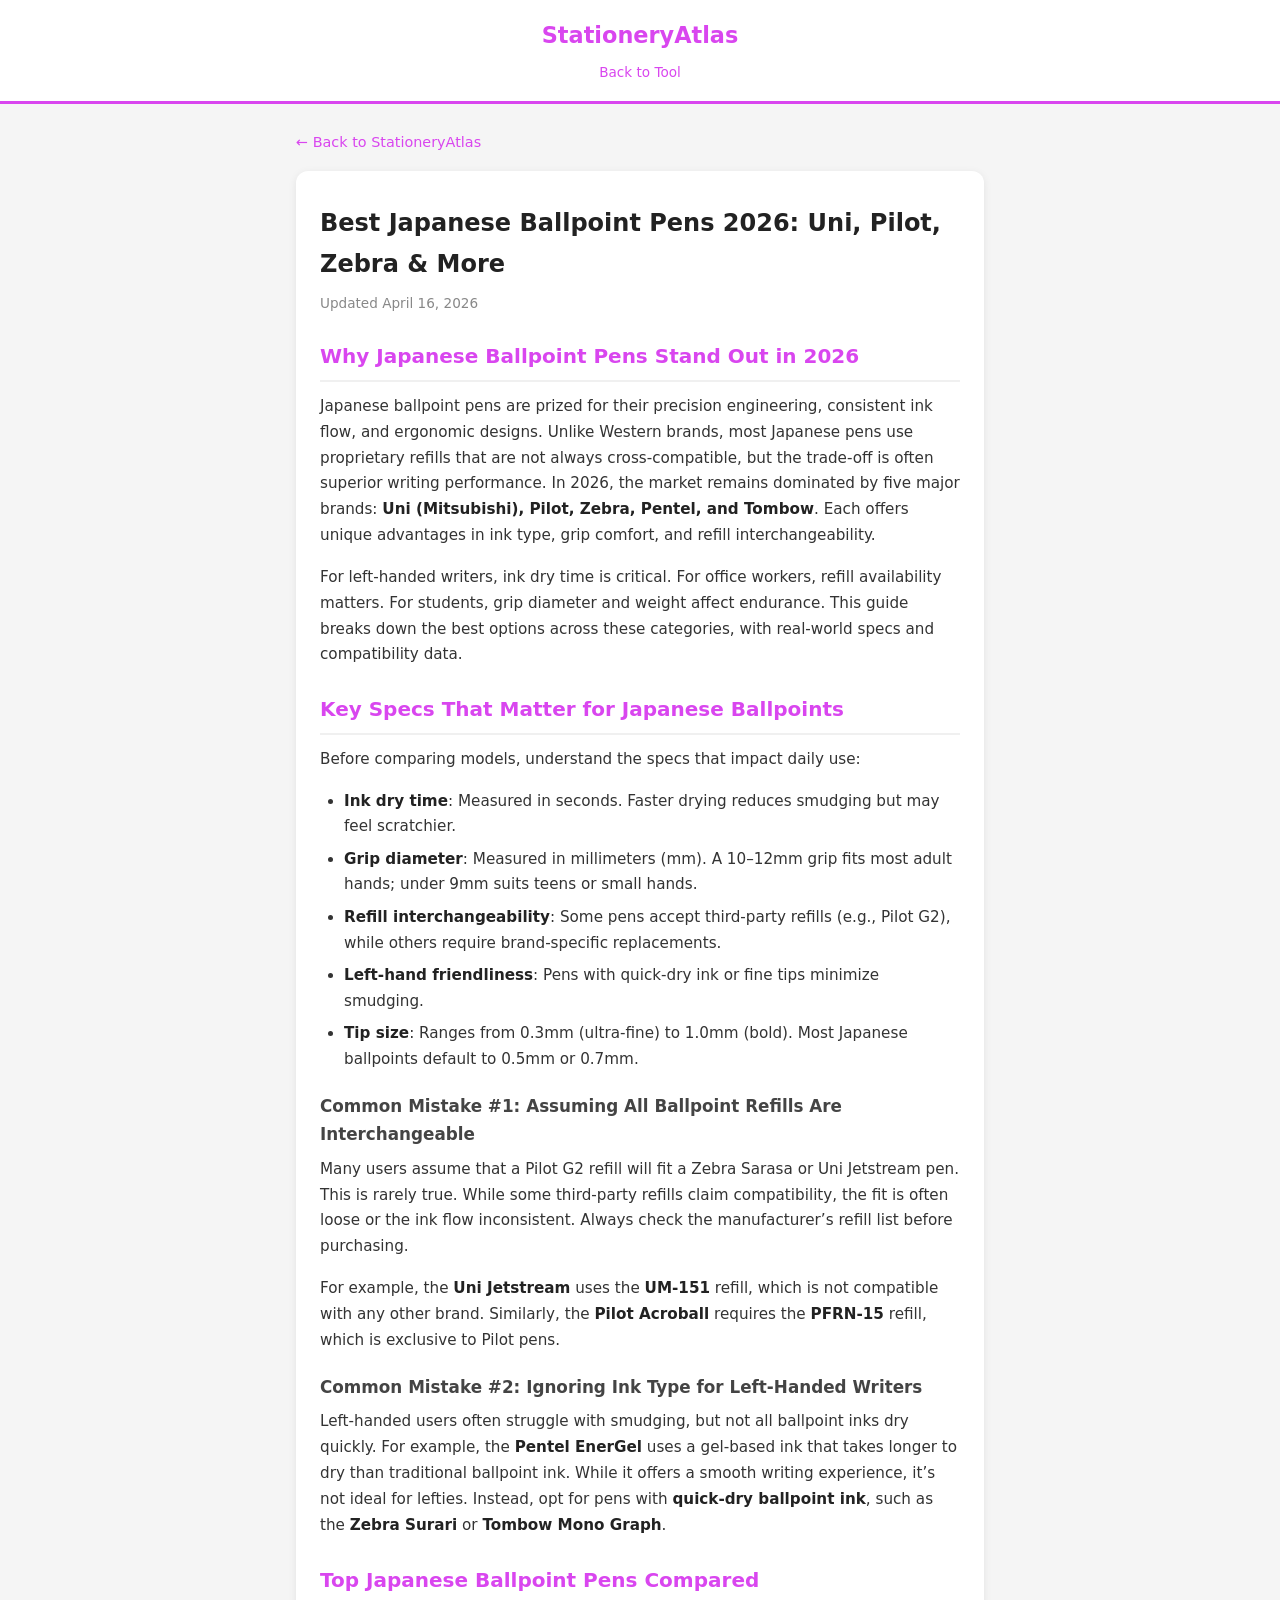
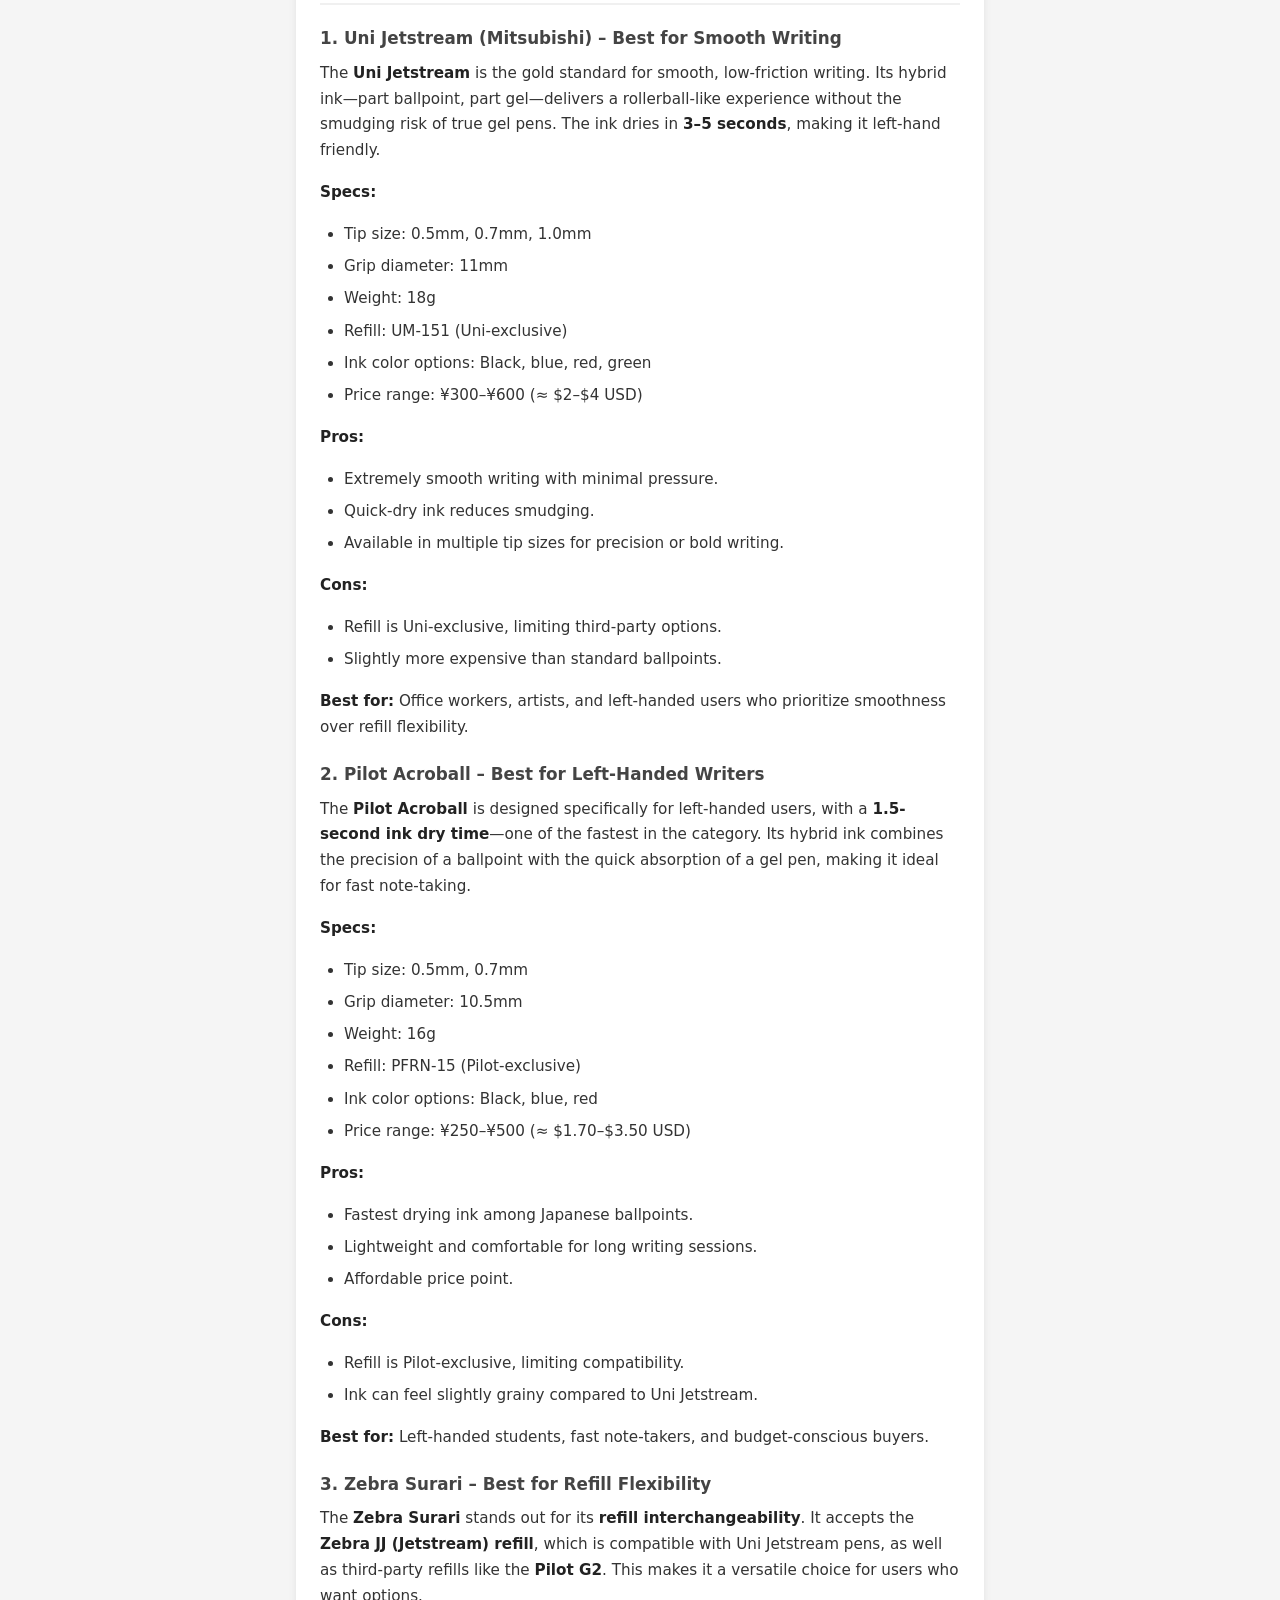
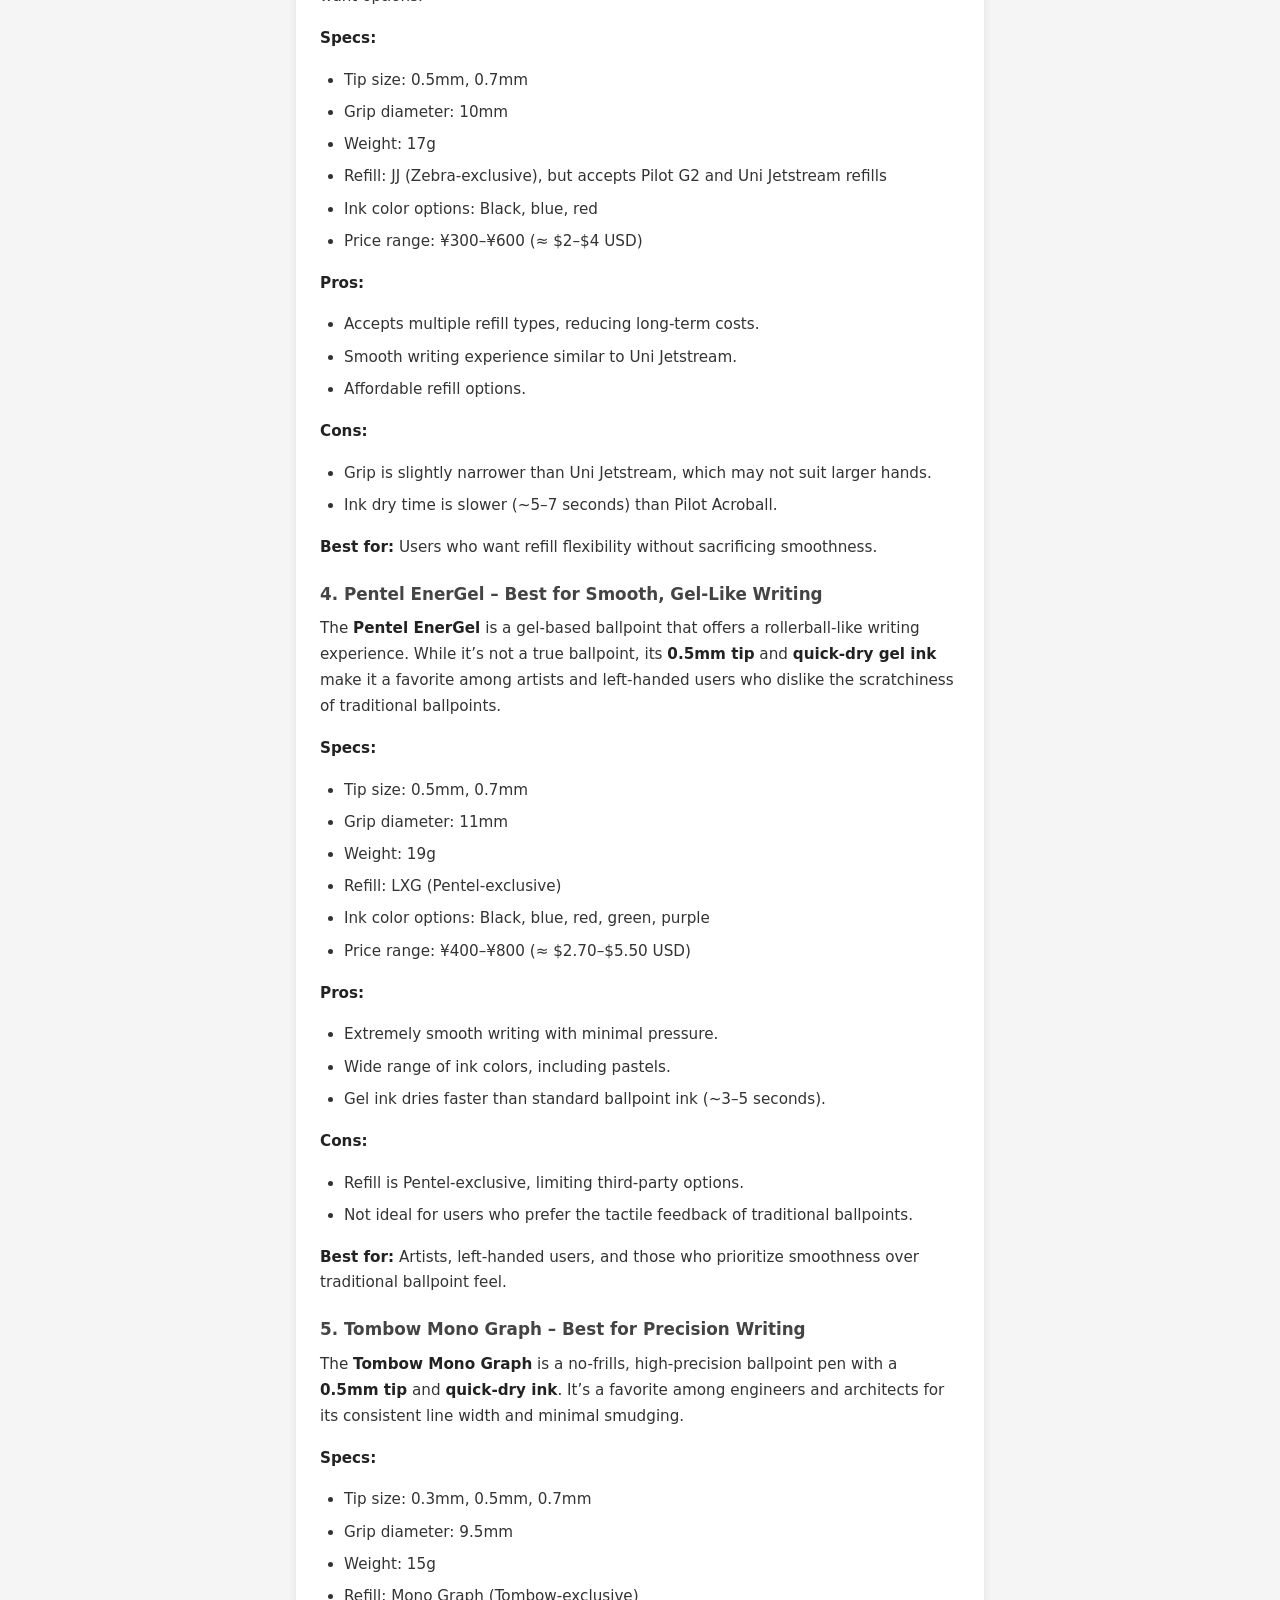
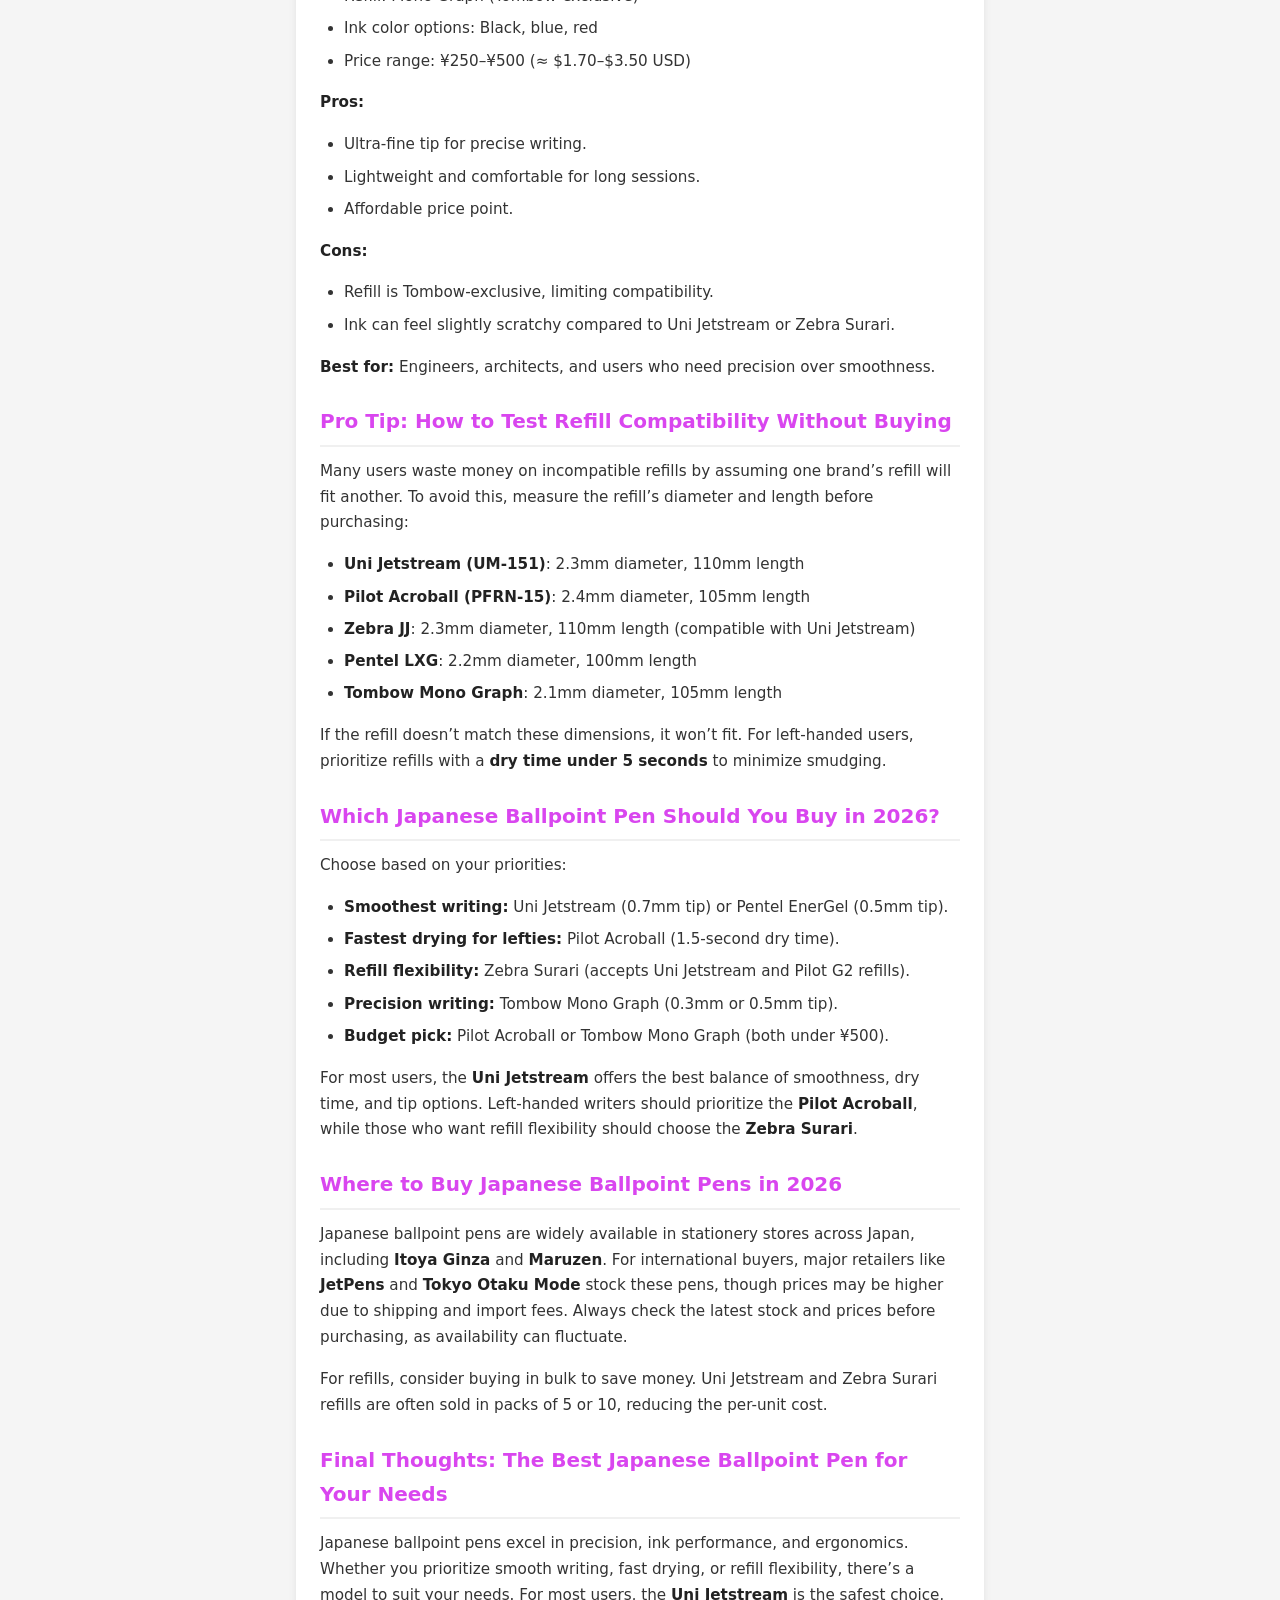
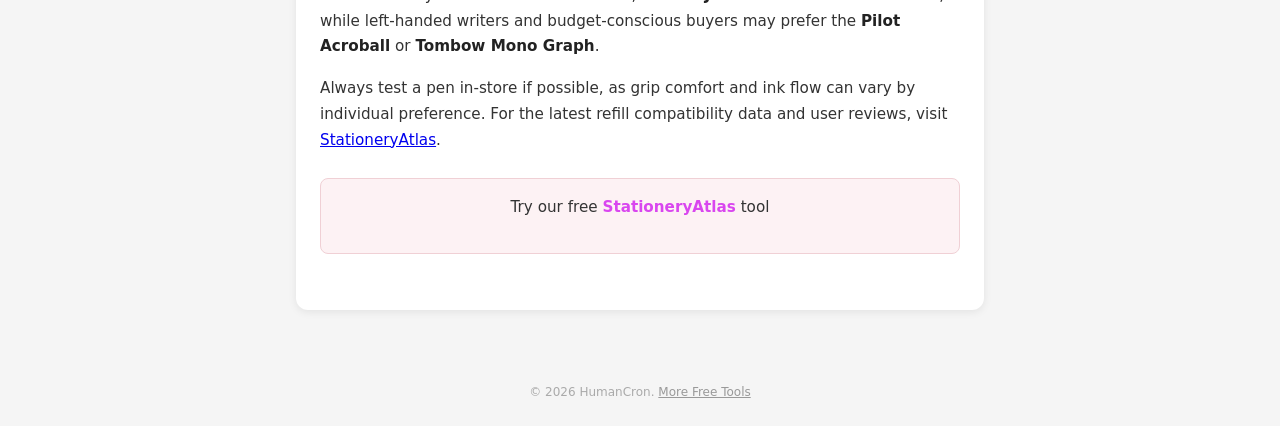
<file: articles/best-japanese-ballpoint-pens-2026.html>
<!DOCTYPE html>
<html lang="en">
<head>
<script type="text/javascript">
(function(c,l,a,r,i,t,y){c[a]=c[a]||function(){(c[a].q=c[a].q||[]).push(arguments)};t=l.createElement(r);t.async=1;t.src="https://www.clarity.ms/tag/"+i;y=l.getElementsByTagName(r)[0];y.parentNode.insertBefore(t,y);})(window, document, "clarity", "script", "wb2kvqe311");
</script>
<meta charset="UTF-8">
<meta name="viewport" content="width=device-width, initial-scale=1.0">
<title>Best Japanese Ballpoint Pens 2026: Uni, Pilot, Zebra & More — StationeryAtlas</title>
<meta name="description" content="Compare Uni Jetstream, Pilot Acroball, Zebra Surari and more for ink dry time, grip and left-hand use. Find the best Japanese ballpoint pen for your needs.">
<meta name="keywords" content="Japanese ballpoint pens 2026, Uni Jetstream review, Pilot Acroball left-handed, Zebra Surari refill compatibility, Pentel EnerGel ink dry time, Tombow Mono Graph specs, best ballpoint pen for lefties, Uni UM-151 refill, Pilot PFRN-15 compatibility, Japanese pen grip diameter">
<link rel="canonical" href="https://humancronadmin.github.io/stationery-atlas/articles/best-japanese-ballpoint-pens-2026.html">
<meta property="og:title" content="Best Japanese Ballpoint Pens 2026: Uni, Pilot, Zebra & More">
<meta property="og:description" content="Compare Uni Jetstream, Pilot Acroball, Zebra Surari and more for ink dry time, grip and left-hand use. Find the best Japanese ballpoint pen for your needs.">
<meta property="og:type" content="article">
<meta property="og:url" content="https://humancronadmin.github.io/stationery-atlas/articles/best-japanese-ballpoint-pens-2026.html">
<meta name="twitter:card" content="summary">
<meta name="twitter:title" content="Best Japanese Ballpoint Pens 2026: Uni, Pilot, Zebra & More">
<meta name="twitter:description" content="Compare Uni Jetstream, Pilot Acroball, Zebra Surari and more for ink dry time, grip and left-hand use. Find the best Japanese ballpoint pen for your needs.">
<script type="application/ld+json">
{"@context":"https://schema.org","@type":"Article","headline":"Best Japanese Ballpoint Pens 2026: Uni, Pilot, Zebra & More","description":"Compare Uni Jetstream, Pilot Acroball, Zebra Surari and more for ink dry time, grip and left-hand use. Find the best Japanese ballpoint pen for your needs.","url":"https://humancronadmin.github.io/stationery-atlas/articles/best-japanese-ballpoint-pens-2026.html","datePublished":"2026-04-16","author":{"@type":"Person","name":"HumanCron"},"publisher":{"@type":"Organization","name":"HumanCron"}}
</script>
<script async src="https://www.googletagmanager.com/gtag/js?id=G-ZVW8Y7HVS0"></script>
<script>
window.dataLayer=window.dataLayer||[];function gtag(){dataLayer.push(arguments);}gtag('js',new Date());gtag('config','G-ZVW8Y7HVS0');
</script>
<style>
*,*::before,*::after{box-sizing:border-box;margin:0;padding:0;}
body{font-family:system-ui,-apple-system,BlinkMacSystemFont,'Segoe UI',Roboto,sans-serif;background:#f5f5f5;color:#333;line-height:1.7;min-height:100vh;}
header{background:#fff;border-bottom:3px solid #d946ef;padding:1rem 0;text-align:center;}
header h1{font-size:1.4rem;color:#d946ef;margin-bottom:0.25rem;}
header a{color:#d946ef;text-decoration:none;font-size:0.85rem;}
header a:hover{text-decoration:underline;}
.container{max-width:720px;margin:0 auto;padding:1.5rem 1rem;}
article{background:#fff;border-radius:12px;box-shadow:0 2px 8px rgba(0,0,0,0.08);padding:2rem 1.5rem;margin-bottom:1.5rem;}
article h2{font-size:1.25rem;color:#d946ef;margin:1.5rem 0 0.75rem;padding-bottom:0.4rem;border-bottom:2px solid #f0f0f0;}
article h3{font-size:1.05rem;color:#444;margin:1.2rem 0 0.5rem;}
article p{margin-bottom:1rem;font-size:0.95rem;}
article ul,article ol{margin:0.5rem 0 1rem 1.5rem;font-size:0.95rem;}
article li{margin-bottom:0.4rem;}
article strong{color:#222;}
.back-link{display:inline-block;margin-bottom:1rem;color:#d946ef;text-decoration:none;font-size:0.9rem;}
.back-link:hover{text-decoration:underline;}
.cta-box{background:#fdf2f4;border:1px solid #f0d0d5;border-radius:8px;padding:1rem;margin:1.5rem 0;text-align:center;}
.cta-box a{color:#d946ef;font-weight:700;text-decoration:none;}
.cta-box a:hover{text-decoration:underline;}
footer{text-align:center;padding:1.5rem 1rem;color:#aaa;font-size:0.75rem;}
footer a{color:#999;}
@media(max-width:480px){
 .container{padding:1rem 0.75rem;}
 article{padding:1.25rem 1rem;}
 article h2{font-size:1.1rem;}
}
</style>
</head>
<body>
<header>
<h1>StationeryAtlas</h1>
<a href="../index.html">Back to Tool</a>
</header>
<div class="container">
<a href="../index.html" class="back-link">&larr; Back to StationeryAtlas</a>
<article>
<h1 style="font-size:1.5rem;color:#222;margin-bottom:0.5rem;border:none;">Best Japanese Ballpoint Pens 2026: Uni, Pilot, Zebra & More</h1>
<p style="color:#888;font-size:0.85rem;margin-bottom:1.5rem;">Updated April 16, 2026</p>
<h2>Why Japanese Ballpoint Pens Stand Out in 2026</h2>

<p>Japanese ballpoint pens are prized for their precision engineering, consistent ink flow, and ergonomic designs. Unlike Western brands, most Japanese pens use proprietary refills that are not always cross-compatible, but the trade-off is often superior writing performance. In 2026, the market remains dominated by five major brands: <strong>Uni (Mitsubishi), Pilot, Zebra, Pentel, and Tombow</strong>. Each offers unique advantages in ink type, grip comfort, and refill interchangeability.</p>

<p>For left-handed writers, ink dry time is critical. For office workers, refill availability matters. For students, grip diameter and weight affect endurance. This guide breaks down the best options across these categories, with real-world specs and compatibility data.</p>

<h2>Key Specs That Matter for Japanese Ballpoints</h2>

<p>Before comparing models, understand the specs that impact daily use:</p>

<ul>
<li><strong>Ink dry time</strong>: Measured in seconds. Faster drying reduces smudging but may feel scratchier.</li>
<li><strong>Grip diameter</strong>: Measured in millimeters (mm). A 10–12mm grip fits most adult hands; under 9mm suits teens or small hands.</li>
<li><strong>Refill interchangeability</strong>: Some pens accept third-party refills (e.g., Pilot G2), while others require brand-specific replacements.</li>
<li><strong>Left-hand friendliness</strong>: Pens with quick-dry ink or fine tips minimize smudging.</li>
<li><strong>Tip size</strong>: Ranges from 0.3mm (ultra-fine) to 1.0mm (bold). Most Japanese ballpoints default to 0.5mm or 0.7mm.</li>
</ul>

<h3>Common Mistake #1: Assuming All Ballpoint Refills Are Interchangeable</h3>

<p>Many users assume that a Pilot G2 refill will fit a Zebra Sarasa or Uni Jetstream pen. This is rarely true. While some third-party refills claim compatibility, the fit is often loose or the ink flow inconsistent. Always check the manufacturer’s refill list before purchasing.</p>

<p>For example, the <strong>Uni Jetstream</strong> uses the <strong>UM-151</strong> refill, which is not compatible with any other brand. Similarly, the <strong>Pilot Acroball</strong> requires the <strong>PFRN-15</strong> refill, which is exclusive to Pilot pens.</p>

<h3>Common Mistake #2: Ignoring Ink Type for Left-Handed Writers</h3>

<p>Left-handed users often struggle with smudging, but not all ballpoint inks dry quickly. For example, the <strong>Pentel EnerGel</strong> uses a gel-based ink that takes longer to dry than traditional ballpoint ink. While it offers a smooth writing experience, it’s not ideal for lefties. Instead, opt for pens with <strong>quick-dry ballpoint ink</strong>, such as the <strong>Zebra Surari</strong> or <strong>Tombow Mono Graph</strong>.</p>

<h2>Top Japanese Ballpoint Pens Compared</h2>

<h3>1. Uni Jetstream (Mitsubishi) – Best for Smooth Writing</h3>

<p>The <strong>Uni Jetstream</strong> is the gold standard for smooth, low-friction writing. Its hybrid ink—part ballpoint, part gel—delivers a rollerball-like experience without the smudging risk of true gel pens. The ink dries in <strong>3–5 seconds</strong>, making it left-hand friendly.</p>

<p><strong>Specs:</strong></p>

<ul>
<li>Tip size: 0.5mm, 0.7mm, 1.0mm</li>
<li>Grip diameter: 11mm</li>
<li>Weight: 18g</li>
<li>Refill: UM-151 (Uni-exclusive)</li>
<li>Ink color options: Black, blue, red, green</li>
<li>Price range: ¥300–¥600 (≈ $2–$4 USD)</li>
</ul>

<p><strong>Pros:</strong></p>

<ul>
<li>Extremely smooth writing with minimal pressure.</li>
<li>Quick-dry ink reduces smudging.</li>
<li>Available in multiple tip sizes for precision or bold writing.</li>
</ul>

<p><strong>Cons:</strong></p>

<ul>
<li>Refill is Uni-exclusive, limiting third-party options.</li>
<li>Slightly more expensive than standard ballpoints.</li>
</ul>

<p><strong>Best for:</strong> Office workers, artists, and left-handed users who prioritize smoothness over refill flexibility.</p>

<h3>2. Pilot Acroball – Best for Left-Handed Writers</h3>

<p>The <strong>Pilot Acroball</strong> is designed specifically for left-handed users, with a <strong>1.5-second ink dry time</strong>—one of the fastest in the category. Its hybrid ink combines the precision of a ballpoint with the quick absorption of a gel pen, making it ideal for fast note-taking.</p>

<p><strong>Specs:</strong></p>

<ul>
<li>Tip size: 0.5mm, 0.7mm</li>
<li>Grip diameter: 10.5mm</li>
<li>Weight: 16g</li>
<li>Refill: PFRN-15 (Pilot-exclusive)</li>
<li>Ink color options: Black, blue, red</li>
<li>Price range: ¥250–¥500 (≈ $1.70–$3.50 USD)</li>
</ul>

<p><strong>Pros:</strong></p>

<ul>
<li>Fastest drying ink among Japanese ballpoints.</li>
<li>Lightweight and comfortable for long writing sessions.</li>
<li>Affordable price point.</li>
</ul>

<p><strong>Cons:</strong></p>

<ul>
<li>Refill is Pilot-exclusive, limiting compatibility.</li>
<li>Ink can feel slightly grainy compared to Uni Jetstream.</li>
</ul>

<p><strong>Best for:</strong> Left-handed students, fast note-takers, and budget-conscious buyers.</p>

<h3>3. Zebra Surari – Best for Refill Flexibility</h3>

<p>The <strong>Zebra Surari</strong> stands out for its <strong>refill interchangeability</strong>. It accepts the <strong>Zebra JJ (Jetstream) refill</strong>, which is compatible with Uni Jetstream pens, as well as third-party refills like the <strong>Pilot G2</strong>. This makes it a versatile choice for users who want options.</p>

<p><strong>Specs:</strong></p>

<ul>
<li>Tip size: 0.5mm, 0.7mm</li>
<li>Grip diameter: 10mm</li>
<li>Weight: 17g</li>
<li>Refill: JJ (Zebra-exclusive), but accepts Pilot G2 and Uni Jetstream refills</li>
<li>Ink color options: Black, blue, red</li>
<li>Price range: ¥300–¥600 (≈ $2–$4 USD)</li>
</ul>

<p><strong>Pros:</strong></p>

<ul>
<li>Accepts multiple refill types, reducing long-term costs.</li>
<li>Smooth writing experience similar to Uni Jetstream.</li>
<li>Affordable refill options.</li>
</ul>

<p><strong>Cons:</strong></p>

<ul>
<li>Grip is slightly narrower than Uni Jetstream, which may not suit larger hands.</li>
<li>Ink dry time is slower (~5–7 seconds) than Pilot Acroball.</li>
</ul>

<p><strong>Best for:</strong> Users who want refill flexibility without sacrificing smoothness.</p>

<h3>4. Pentel EnerGel – Best for Smooth, Gel-Like Writing</h3>

<p>The <strong>Pentel EnerGel</strong> is a gel-based ballpoint that offers a rollerball-like writing experience. While it’s not a true ballpoint, its <strong>0.5mm tip</strong> and <strong>quick-dry gel ink</strong> make it a favorite among artists and left-handed users who dislike the scratchiness of traditional ballpoints.</p>

<p><strong>Specs:</strong></p>

<ul>
<li>Tip size: 0.5mm, 0.7mm</li>
<li>Grip diameter: 11mm</li>
<li>Weight: 19g</li>
<li>Refill: LXG (Pentel-exclusive)</li>
<li>Ink color options: Black, blue, red, green, purple</li>
<li>Price range: ¥400–¥800 (≈ $2.70–$5.50 USD)</li>
</ul>

<p><strong>Pros:</strong></p>

<ul>
<li>Extremely smooth writing with minimal pressure.</li>
<li>Wide range of ink colors, including pastels.</li>
<li>Gel ink dries faster than standard ballpoint ink (~3–5 seconds).</li>
</ul>

<p><strong>Cons:</strong></p>

<ul>
<li>Refill is Pentel-exclusive, limiting third-party options.</li>
<li>Not ideal for users who prefer the tactile feedback of traditional ballpoints.</li>
</ul>

<p><strong>Best for:</strong> Artists, left-handed users, and those who prioritize smoothness over traditional ballpoint feel.</p>

<h3>5. Tombow Mono Graph – Best for Precision Writing</h3>

<p>The <strong>Tombow Mono Graph</strong> is a no-frills, high-precision ballpoint pen with a <strong>0.5mm tip</strong> and <strong>quick-dry ink</strong>. It’s a favorite among engineers and architects for its consistent line width and minimal smudging.</p>

<p><strong>Specs:</strong></p>

<ul>
<li>Tip size: 0.3mm, 0.5mm, 0.7mm</li>
<li>Grip diameter: 9.5mm</li>
<li>Weight: 15g</li>
<li>Refill: Mono Graph (Tombow-exclusive)</li>
<li>Ink color options: Black, blue, red</li>
<li>Price range: ¥250–¥500 (≈ $1.70–$3.50 USD)</li>
</ul>

<p><strong>Pros:</strong></p>

<ul>
<li>Ultra-fine tip for precise writing.</li>
<li>Lightweight and comfortable for long sessions.</li>
<li>Affordable price point.</li>
</ul>

<p><strong>Cons:</strong></p>

<ul>
<li>Refill is Tombow-exclusive, limiting compatibility.</li>
<li>Ink can feel slightly scratchy compared to Uni Jetstream or Zebra Surari.</li>
</ul>

<p><strong>Best for:</strong> Engineers, architects, and users who need precision over smoothness.</p>

<h2>Pro Tip: How to Test Refill Compatibility Without Buying</h2>

<p>Many users waste money on incompatible refills by assuming one brand’s refill will fit another. To avoid this, measure the refill’s diameter and length before purchasing:</p>

<ul>
<li><strong>Uni Jetstream (UM-151)</strong>: 2.3mm diameter, 110mm length</li>
<li><strong>Pilot Acroball (PFRN-15)</strong>: 2.4mm diameter, 105mm length</li>
<li><strong>Zebra JJ</strong>: 2.3mm diameter, 110mm length (compatible with Uni Jetstream)</li>
<li><strong>Pentel LXG</strong>: 2.2mm diameter, 100mm length</li>
<li><strong>Tombow Mono Graph</strong>: 2.1mm diameter, 105mm length</li>
</ul>

<p>If the refill doesn’t match these dimensions, it won’t fit. For left-handed users, prioritize refills with a <strong>dry time under 5 seconds</strong> to minimize smudging.</p>

<h2>Which Japanese Ballpoint Pen Should You Buy in 2026?</h2>

<p>Choose based on your priorities:</p>

<ul>
<li><strong>Smoothest writing:</strong> Uni Jetstream (0.7mm tip) or Pentel EnerGel (0.5mm tip).</li>
<li><strong>Fastest drying for lefties:</strong> Pilot Acroball (1.5-second dry time).</li>
<li><strong>Refill flexibility:</strong> Zebra Surari (accepts Uni Jetstream and Pilot G2 refills).</li>
<li><strong>Precision writing:</strong> Tombow Mono Graph (0.3mm or 0.5mm tip).</li>
<li><strong>Budget pick:</strong> Pilot Acroball or Tombow Mono Graph (both under ¥500).</li>
</ul>

<p>For most users, the <strong>Uni Jetstream</strong> offers the best balance of smoothness, dry time, and tip options. Left-handed writers should prioritize the <strong>Pilot Acroball</strong>, while those who want refill flexibility should choose the <strong>Zebra Surari</strong>.</p>

<h2>Where to Buy Japanese Ballpoint Pens in 2026</h2>

<p>Japanese ballpoint pens are widely available in stationery stores across Japan, including <strong>Itoya Ginza</strong> and <strong>Maruzen</strong>. For international buyers, major retailers like <strong>JetPens</strong> and <strong>Tokyo Otaku Mode</strong> stock these pens, though prices may be higher due to shipping and import fees. Always check the latest stock and prices before purchasing, as availability can fluctuate.</p>

<p>For refills, consider buying in bulk to save money. Uni Jetstream and Zebra Surari refills are often sold in packs of 5 or 10, reducing the per-unit cost.</p>

<h2>Final Thoughts: The Best Japanese Ballpoint Pen for Your Needs</h2>

<p>Japanese ballpoint pens excel in precision, ink performance, and ergonomics. Whether you prioritize smooth writing, fast drying, or refill flexibility, there’s a model to suit your needs. For most users, the <strong>Uni Jetstream</strong> is the safest choice, while left-handed writers and budget-conscious buyers may prefer the <strong>Pilot Acroball</strong> or <strong>Tombow Mono Graph</strong>.</p>

<p>Always test a pen in-store if possible, as grip comfort and ink flow can vary by individual preference. For the latest refill compatibility data and user reviews, visit <a href="/">StationeryAtlas</a>.</p>
<div class="cta-box">
<p>Try our free <a href="../index.html">StationeryAtlas</a> tool</p>
</div>
</article>
</div>
<footer>
<p>&copy; 2026 HumanCron. <a href="https://humancronadmin.github.io/service-portal/">More Free Tools</a></p>
</footer>
</body>
</html>
</file>
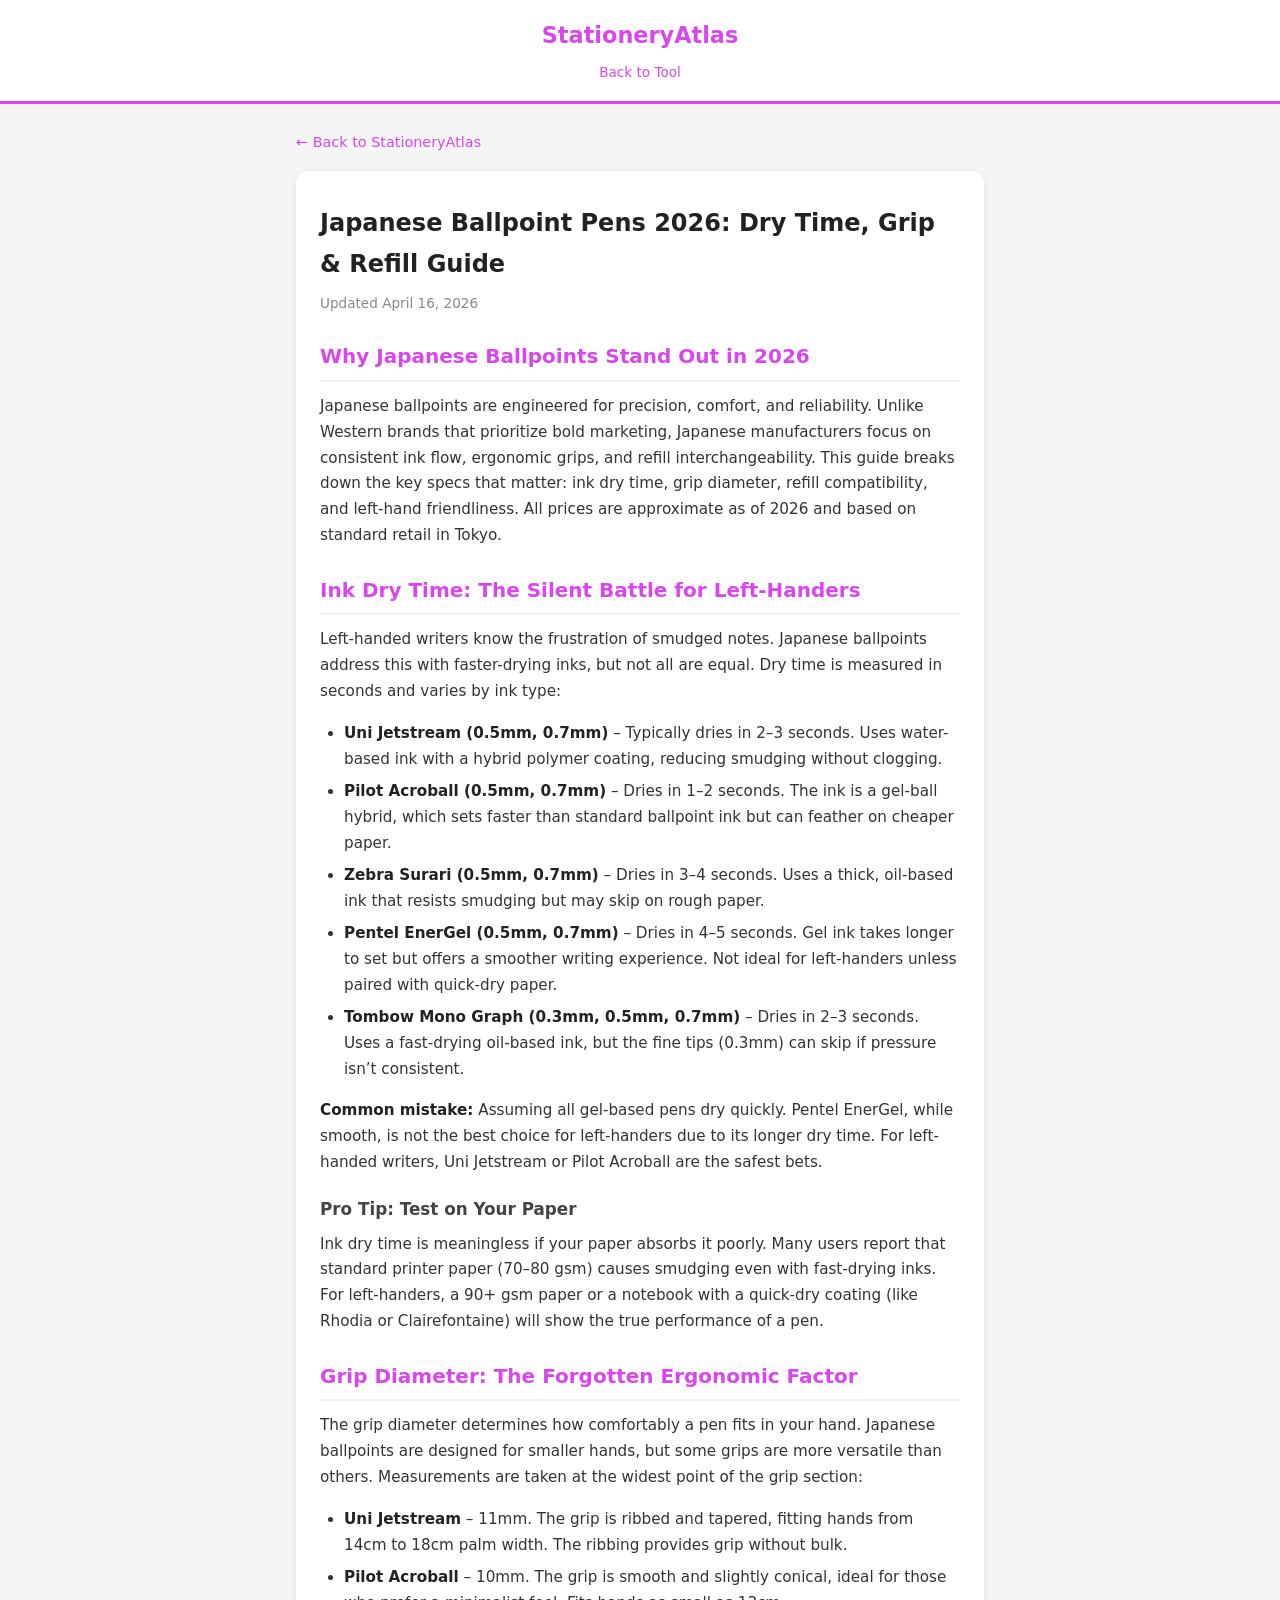
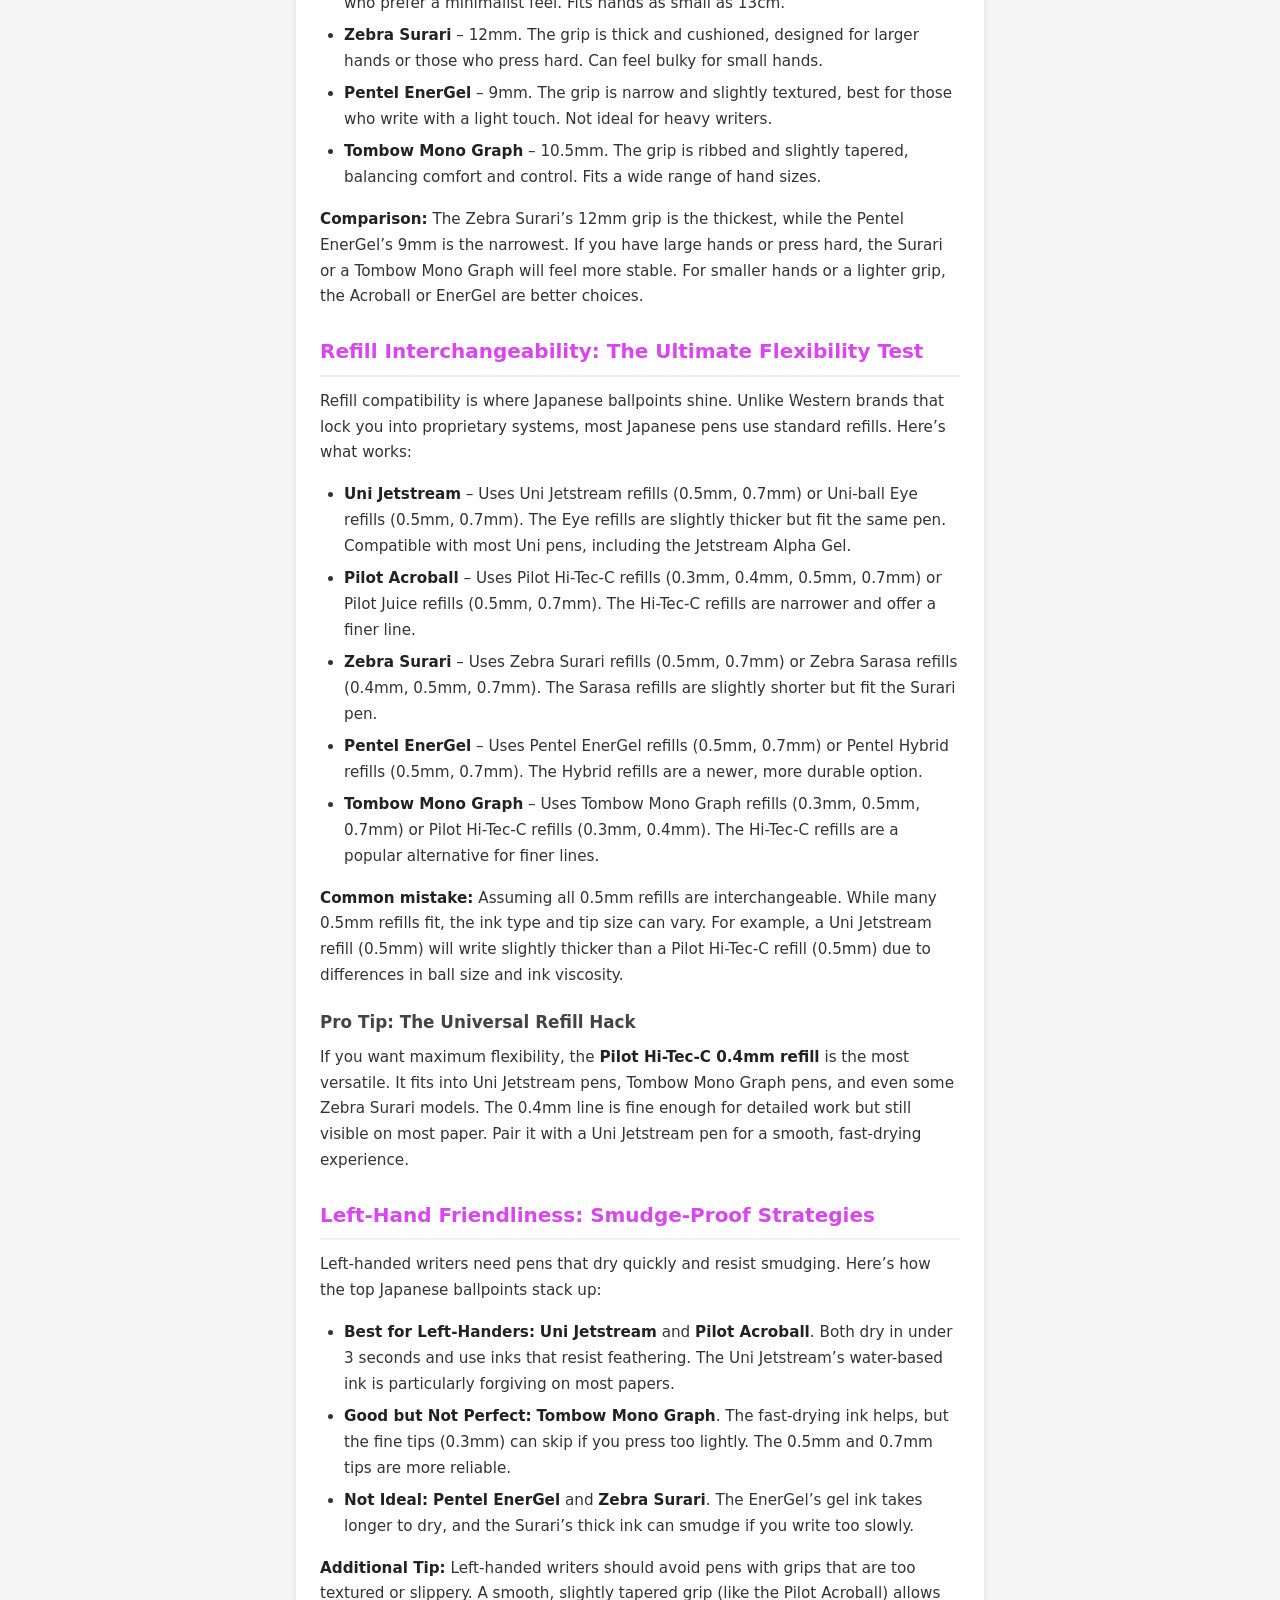
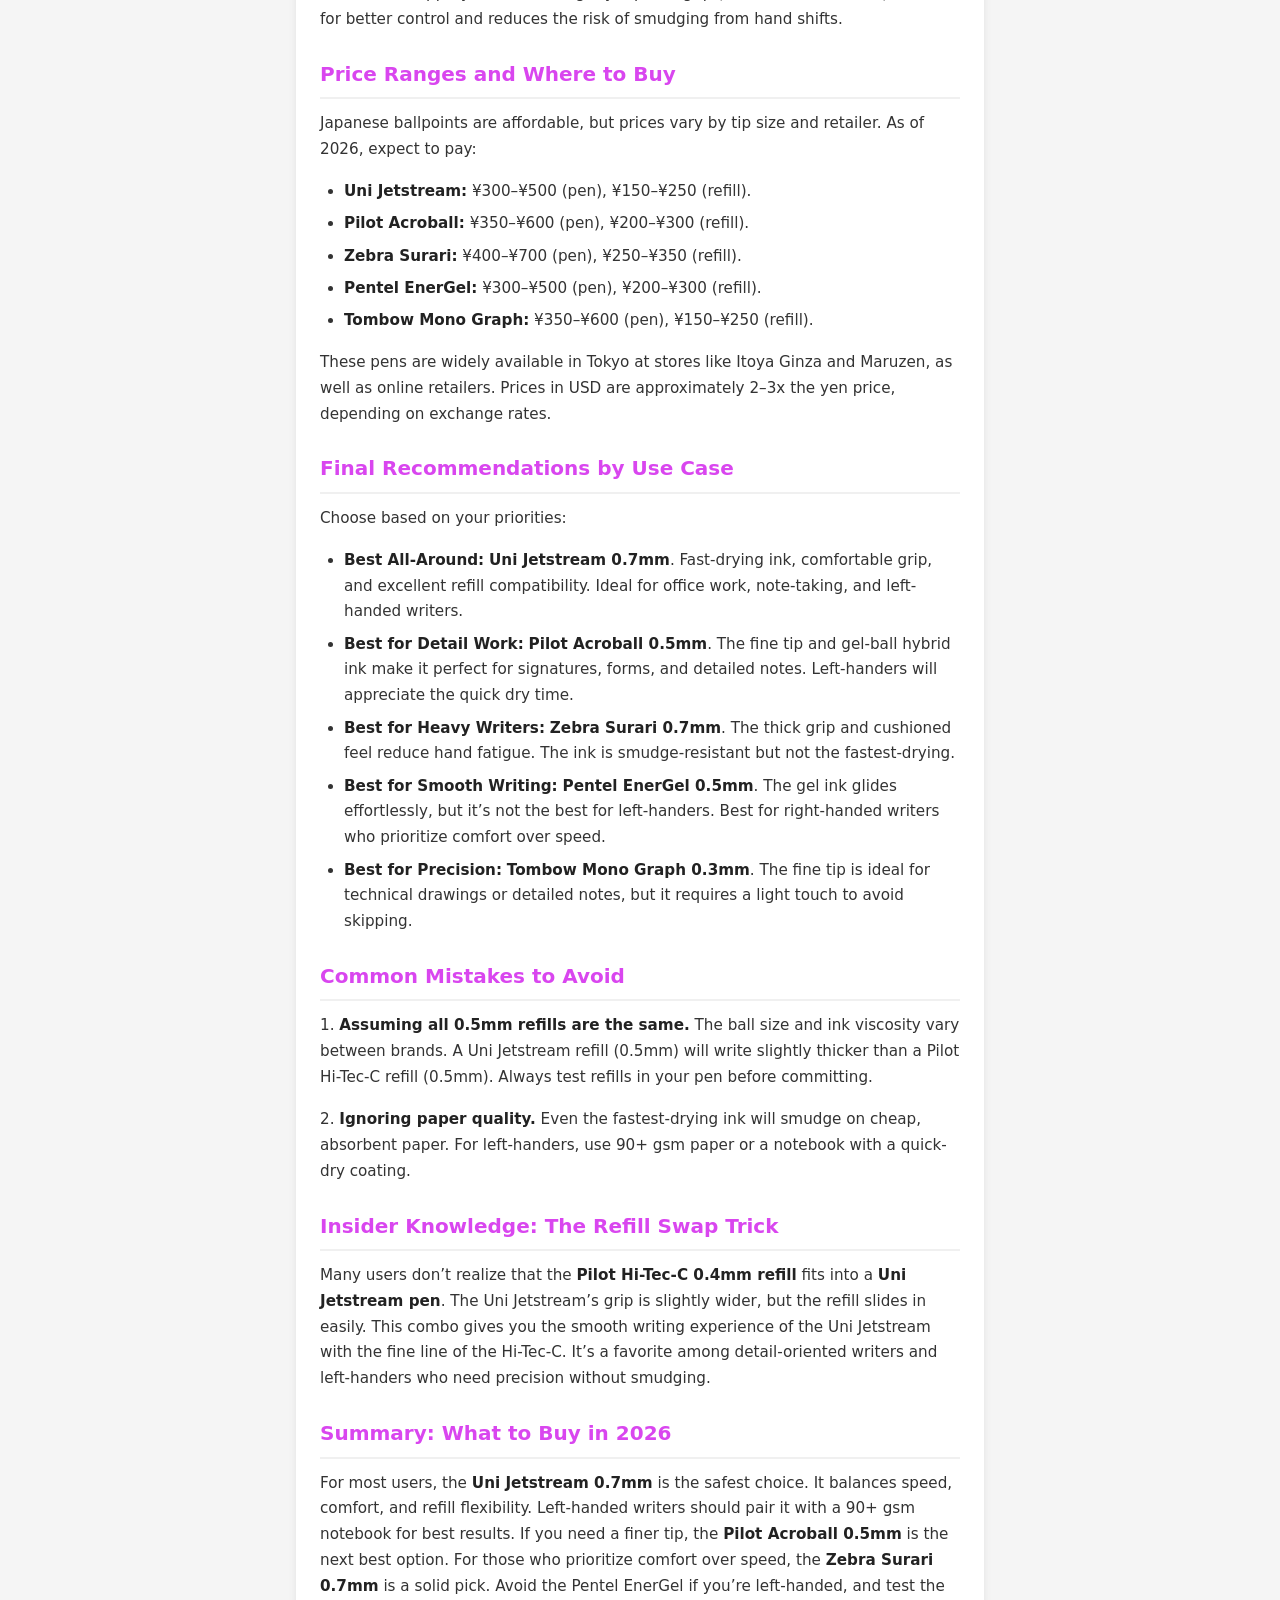
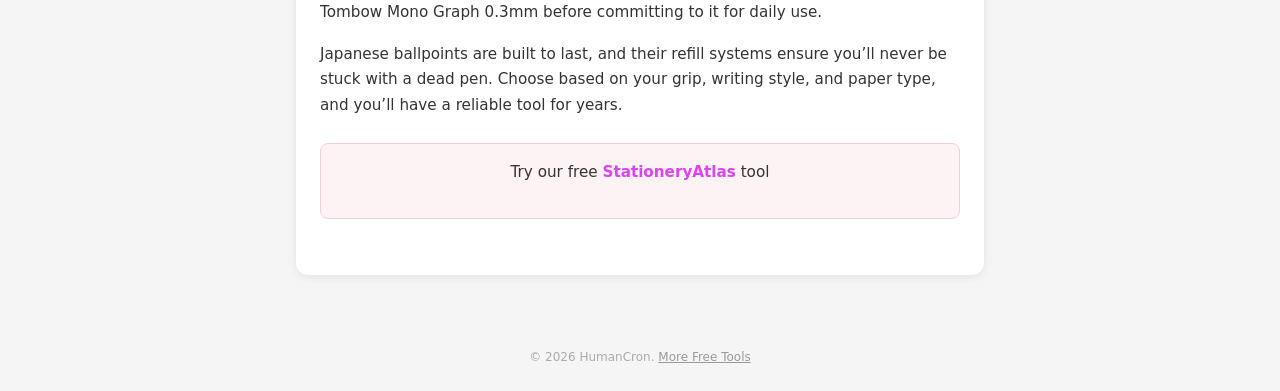
<file: articles/japanese-ballpoint-pens-2026-dry-time-grip-refill-guide.html>
<!DOCTYPE html>
<html lang="en">
<head>
<script type="text/javascript">
(function(c,l,a,r,i,t,y){c[a]=c[a]||function(){(c[a].q=c[a].q||[]).push(arguments)};t=l.createElement(r);t.async=1;t.src="https://www.clarity.ms/tag/"+i;y=l.getElementsByTagName(r)[0];y.parentNode.insertBefore(t,y);})(window, document, "clarity", "script", "wb2kvqe311");
</script>
<meta charset="UTF-8">
<meta name="viewport" content="width=device-width, initial-scale=1.0">
<title>Japanese Ballpoint Pens 2026: Dry Time, Grip & Refill Guide — StationeryAtlas</title>
<meta name="description" content="Compare Uni Jetstream, Pilot Acroball, Zebra Surari, Pentel EnerGel, and Tombow ballpoints by ink dry time, grip size, refill compatibility, and left-hand friendliness.">
<meta name="keywords" content="Japanese ballpoint pens 2026, Uni Jetstream refill compatibility, Pilot Acroball dry time, Zebra Surari grip size, Pentel EnerGel left-handed, Tombow Mono Graph specs, best ballpoint pen for left-handers, ink dry time comparison, refill interchangeability guide, Japanese pen grip diameter">
<link rel="canonical" href="https://humancronadmin.github.io/stationery-atlas/articles/japanese-ballpoint-pens-2026-dry-time-grip-refill-guide.html">
<meta property="og:title" content="Japanese Ballpoint Pens 2026: Dry Time, Grip & Refill Guide">
<meta property="og:description" content="Compare Uni Jetstream, Pilot Acroball, Zebra Surari, Pentel EnerGel, and Tombow ballpoints by ink dry time, grip size, refill compatibility, and left-hand friendliness.">
<meta property="og:type" content="article">
<meta property="og:url" content="https://humancronadmin.github.io/stationery-atlas/articles/japanese-ballpoint-pens-2026-dry-time-grip-refill-guide.html">
<meta name="twitter:card" content="summary">
<meta name="twitter:title" content="Japanese Ballpoint Pens 2026: Dry Time, Grip & Refill Guide">
<meta name="twitter:description" content="Compare Uni Jetstream, Pilot Acroball, Zebra Surari, Pentel EnerGel, and Tombow ballpoints by ink dry time, grip size, refill compatibility, and left-hand friendliness.">
<script type="application/ld+json">
{"@context":"https://schema.org","@type":"Article","headline":"Japanese Ballpoint Pens 2026: Dry Time, Grip & Refill Guide","description":"Compare Uni Jetstream, Pilot Acroball, Zebra Surari, Pentel EnerGel, and Tombow ballpoints by ink dry time, grip size, refill compatibility, and left-hand friendliness.","url":"https://humancronadmin.github.io/stationery-atlas/articles/japanese-ballpoint-pens-2026-dry-time-grip-refill-guide.html","datePublished":"2026-04-16","author":{"@type":"Person","name":"HumanCron"},"publisher":{"@type":"Organization","name":"HumanCron"}}
</script>
<script async src="https://www.googletagmanager.com/gtag/js?id=G-ZVW8Y7HVS0"></script>
<script>
window.dataLayer=window.dataLayer||[];function gtag(){dataLayer.push(arguments);}gtag('js',new Date());gtag('config','G-ZVW8Y7HVS0');
</script>
<style>
*,*::before,*::after{box-sizing:border-box;margin:0;padding:0;}
body{font-family:system-ui,-apple-system,BlinkMacSystemFont,'Segoe UI',Roboto,sans-serif;background:#f5f5f5;color:#333;line-height:1.7;min-height:100vh;}
header{background:#fff;border-bottom:3px solid #d946ef;padding:1rem 0;text-align:center;}
header h1{font-size:1.4rem;color:#d946ef;margin-bottom:0.25rem;}
header a{color:#d946ef;text-decoration:none;font-size:0.85rem;}
header a:hover{text-decoration:underline;}
.container{max-width:720px;margin:0 auto;padding:1.5rem 1rem;}
article{background:#fff;border-radius:12px;box-shadow:0 2px 8px rgba(0,0,0,0.08);padding:2rem 1.5rem;margin-bottom:1.5rem;}
article h2{font-size:1.25rem;color:#d946ef;margin:1.5rem 0 0.75rem;padding-bottom:0.4rem;border-bottom:2px solid #f0f0f0;}
article h3{font-size:1.05rem;color:#444;margin:1.2rem 0 0.5rem;}
article p{margin-bottom:1rem;font-size:0.95rem;}
article ul,article ol{margin:0.5rem 0 1rem 1.5rem;font-size:0.95rem;}
article li{margin-bottom:0.4rem;}
article strong{color:#222;}
.back-link{display:inline-block;margin-bottom:1rem;color:#d946ef;text-decoration:none;font-size:0.9rem;}
.back-link:hover{text-decoration:underline;}
.cta-box{background:#fdf2f4;border:1px solid #f0d0d5;border-radius:8px;padding:1rem;margin:1.5rem 0;text-align:center;}
.cta-box a{color:#d946ef;font-weight:700;text-decoration:none;}
.cta-box a:hover{text-decoration:underline;}
footer{text-align:center;padding:1.5rem 1rem;color:#aaa;font-size:0.75rem;}
footer a{color:#999;}
@media(max-width:480px){
 .container{padding:1rem 0.75rem;}
 article{padding:1.25rem 1rem;}
 article h2{font-size:1.1rem;}
}
</style>
</head>
<body>
<header>
<h1>StationeryAtlas</h1>
<a href="../index.html">Back to Tool</a>
</header>
<div class="container">
<a href="../index.html" class="back-link">&larr; Back to StationeryAtlas</a>
<article>
<h1 style="font-size:1.5rem;color:#222;margin-bottom:0.5rem;border:none;">Japanese Ballpoint Pens 2026: Dry Time, Grip & Refill Guide</h1>
<p style="color:#888;font-size:0.85rem;margin-bottom:1.5rem;">Updated April 16, 2026</p>
<h2>Why Japanese Ballpoints Stand Out in 2026</h2>

<p>Japanese ballpoints are engineered for precision, comfort, and reliability. Unlike Western brands that prioritize bold marketing, Japanese manufacturers focus on consistent ink flow, ergonomic grips, and refill interchangeability. This guide breaks down the key specs that matter: ink dry time, grip diameter, refill compatibility, and left-hand friendliness. All prices are approximate as of 2026 and based on standard retail in Tokyo.</p>

<h2>Ink Dry Time: The Silent Battle for Left-Handers</h2>

<p>Left-handed writers know the frustration of smudged notes. Japanese ballpoints address this with faster-drying inks, but not all are equal. Dry time is measured in seconds and varies by ink type:</p>

<ul>
<li><strong>Uni Jetstream (0.5mm, 0.7mm)</strong> – Typically dries in 2–3 seconds. Uses water-based ink with a hybrid polymer coating, reducing smudging without clogging.</li>
<li><strong>Pilot Acroball (0.5mm, 0.7mm)</strong> – Dries in 1–2 seconds. The ink is a gel-ball hybrid, which sets faster than standard ballpoint ink but can feather on cheaper paper.</li>
<li><strong>Zebra Surari (0.5mm, 0.7mm)</strong> – Dries in 3–4 seconds. Uses a thick, oil-based ink that resists smudging but may skip on rough paper.</li>
<li><strong>Pentel EnerGel (0.5mm, 0.7mm)</strong> – Dries in 4–5 seconds. Gel ink takes longer to set but offers a smoother writing experience. Not ideal for left-handers unless paired with quick-dry paper.</li>
<li><strong>Tombow Mono Graph (0.3mm, 0.5mm, 0.7mm)</strong> – Dries in 2–3 seconds. Uses a fast-drying oil-based ink, but the fine tips (0.3mm) can skip if pressure isn’t consistent.</li>
</ul>

<p><strong>Common mistake:</strong> Assuming all gel-based pens dry quickly. Pentel EnerGel, while smooth, is not the best choice for left-handers due to its longer dry time. For left-handed writers, Uni Jetstream or Pilot Acroball are the safest bets.</p>

<h3>Pro Tip: Test on Your Paper</h3>

<p>Ink dry time is meaningless if your paper absorbs it poorly. Many users report that standard printer paper (70–80 gsm) causes smudging even with fast-drying inks. For left-handers, a 90+ gsm paper or a notebook with a quick-dry coating (like Rhodia or Clairefontaine) will show the true performance of a pen.</p>

<h2>Grip Diameter: The Forgotten Ergonomic Factor</h2>

<p>The grip diameter determines how comfortably a pen fits in your hand. Japanese ballpoints are designed for smaller hands, but some grips are more versatile than others. Measurements are taken at the widest point of the grip section:</p>

<ul>
<li><strong>Uni Jetstream</strong> – 11mm. The grip is ribbed and tapered, fitting hands from 14cm to 18cm palm width. The ribbing provides grip without bulk.</li>
<li><strong>Pilot Acroball</strong> – 10mm. The grip is smooth and slightly conical, ideal for those who prefer a minimalist feel. Fits hands as small as 13cm.</li>
<li><strong>Zebra Surari</strong> – 12mm. The grip is thick and cushioned, designed for larger hands or those who press hard. Can feel bulky for small hands.</li>
<li><strong>Pentel EnerGel</strong> – 9mm. The grip is narrow and slightly textured, best for those who write with a light touch. Not ideal for heavy writers.</li>
<li><strong>Tombow Mono Graph</strong> – 10.5mm. The grip is ribbed and slightly tapered, balancing comfort and control. Fits a wide range of hand sizes.</li>
</ul>

<p><strong>Comparison:</strong> The Zebra Surari’s 12mm grip is the thickest, while the Pentel EnerGel’s 9mm is the narrowest. If you have large hands or press hard, the Surari or a Tombow Mono Graph will feel more stable. For smaller hands or a lighter grip, the Acroball or EnerGel are better choices.</p>

<h2>Refill Interchangeability: The Ultimate Flexibility Test</h2>

<p>Refill compatibility is where Japanese ballpoints shine. Unlike Western brands that lock you into proprietary systems, most Japanese pens use standard refills. Here’s what works:</p>

<ul>
<li><strong>Uni Jetstream</strong> – Uses Uni Jetstream refills (0.5mm, 0.7mm) or Uni-ball Eye refills (0.5mm, 0.7mm). The Eye refills are slightly thicker but fit the same pen. Compatible with most Uni pens, including the Jetstream Alpha Gel.</li>
<li><strong>Pilot Acroball</strong> – Uses Pilot Hi-Tec-C refills (0.3mm, 0.4mm, 0.5mm, 0.7mm) or Pilot Juice refills (0.5mm, 0.7mm). The Hi-Tec-C refills are narrower and offer a finer line.</li>
<li><strong>Zebra Surari</strong> – Uses Zebra Surari refills (0.5mm, 0.7mm) or Zebra Sarasa refills (0.4mm, 0.5mm, 0.7mm). The Sarasa refills are slightly shorter but fit the Surari pen.</li>
<li><strong>Pentel EnerGel</strong> – Uses Pentel EnerGel refills (0.5mm, 0.7mm) or Pentel Hybrid refills (0.5mm, 0.7mm). The Hybrid refills are a newer, more durable option.</li>
<li><strong>Tombow Mono Graph</strong> – Uses Tombow Mono Graph refills (0.3mm, 0.5mm, 0.7mm) or Pilot Hi-Tec-C refills (0.3mm, 0.4mm). The Hi-Tec-C refills are a popular alternative for finer lines.</li>
</ul>

<p><strong>Common mistake:</strong> Assuming all 0.5mm refills are interchangeable. While many 0.5mm refills fit, the ink type and tip size can vary. For example, a Uni Jetstream refill (0.5mm) will write slightly thicker than a Pilot Hi-Tec-C refill (0.5mm) due to differences in ball size and ink viscosity.</p>

<h3>Pro Tip: The Universal Refill Hack</h3>

<p>If you want maximum flexibility, the <strong>Pilot Hi-Tec-C 0.4mm refill</strong> is the most versatile. It fits into Uni Jetstream pens, Tombow Mono Graph pens, and even some Zebra Surari models. The 0.4mm line is fine enough for detailed work but still visible on most paper. Pair it with a Uni Jetstream pen for a smooth, fast-drying experience.</p>

<h2>Left-Hand Friendliness: Smudge-Proof Strategies</h2>

<p>Left-handed writers need pens that dry quickly and resist smudging. Here’s how the top Japanese ballpoints stack up:</p>

<ul>
<li><strong>Best for Left-Handers:</strong> <strong>Uni Jetstream</strong> and <strong>Pilot Acroball</strong>. Both dry in under 3 seconds and use inks that resist feathering. The Uni Jetstream’s water-based ink is particularly forgiving on most papers.</li>
<li><strong>Good but Not Perfect:</strong> <strong>Tombow Mono Graph</strong>. The fast-drying ink helps, but the fine tips (0.3mm) can skip if you press too lightly. The 0.5mm and 0.7mm tips are more reliable.</li>
<li><strong>Not Ideal:</strong> <strong>Pentel EnerGel</strong> and <strong>Zebra Surari</strong>. The EnerGel’s gel ink takes longer to dry, and the Surari’s thick ink can smudge if you write too slowly.</li>
</ul>

<p><strong>Additional Tip:</strong> Left-handed writers should avoid pens with grips that are too textured or slippery. A smooth, slightly tapered grip (like the Pilot Acroball) allows for better control and reduces the risk of smudging from hand shifts.</p>

<h2>Price Ranges and Where to Buy</h2>

<p>Japanese ballpoints are affordable, but prices vary by tip size and retailer. As of 2026, expect to pay:</p>

<ul>
<li><strong>Uni Jetstream:</strong> ¥300–¥500 (pen), ¥150–¥250 (refill).</li>
<li><strong>Pilot Acroball:</strong> ¥350–¥600 (pen), ¥200–¥300 (refill).</li>
<li><strong>Zebra Surari:</strong> ¥400–¥700 (pen), ¥250–¥350 (refill).</li>
<li><strong>Pentel EnerGel:</strong> ¥300–¥500 (pen), ¥200–¥300 (refill).</li>
<li><strong>Tombow Mono Graph:</strong> ¥350–¥600 (pen), ¥150–¥250 (refill).</li>
</ul>

<p>These pens are widely available in Tokyo at stores like Itoya Ginza and Maruzen, as well as online retailers. Prices in USD are approximately 2–3x the yen price, depending on exchange rates.</p>

<h2>Final Recommendations by Use Case</h2>

<p>Choose based on your priorities:</p>

<ul>
<li><strong>Best All-Around:</strong> <strong>Uni Jetstream 0.7mm</strong>. Fast-drying ink, comfortable grip, and excellent refill compatibility. Ideal for office work, note-taking, and left-handed writers.</li>
<li><strong>Best for Detail Work:</strong> <strong>Pilot Acroball 0.5mm</strong>. The fine tip and gel-ball hybrid ink make it perfect for signatures, forms, and detailed notes. Left-handers will appreciate the quick dry time.</li>
<li><strong>Best for Heavy Writers:</strong> <strong>Zebra Surari 0.7mm</strong>. The thick grip and cushioned feel reduce hand fatigue. The ink is smudge-resistant but not the fastest-drying.</li>
<li><strong>Best for Smooth Writing:</strong> <strong>Pentel EnerGel 0.5mm</strong>. The gel ink glides effortlessly, but it’s not the best for left-handers. Best for right-handed writers who prioritize comfort over speed.</li>
<li><strong>Best for Precision:</strong> <strong>Tombow Mono Graph 0.3mm</strong>. The fine tip is ideal for technical drawings or detailed notes, but it requires a light touch to avoid skipping.</li>
</ul>

<h2>Common Mistakes to Avoid</h2>

<p>1. <strong>Assuming all 0.5mm refills are the same.</strong> The ball size and ink viscosity vary between brands. A Uni Jetstream refill (0.5mm) will write slightly thicker than a Pilot Hi-Tec-C refill (0.5mm). Always test refills in your pen before committing.</p>

<p>2. <strong>Ignoring paper quality.</strong> Even the fastest-drying ink will smudge on cheap, absorbent paper. For left-handers, use 90+ gsm paper or a notebook with a quick-dry coating.</p>

<h2>Insider Knowledge: The Refill Swap Trick</h2>

<p>Many users don’t realize that the <strong>Pilot Hi-Tec-C 0.4mm refill</strong> fits into a <strong>Uni Jetstream pen</strong>. The Uni Jetstream’s grip is slightly wider, but the refill slides in easily. This combo gives you the smooth writing experience of the Uni Jetstream with the fine line of the Hi-Tec-C. It’s a favorite among detail-oriented writers and left-handers who need precision without smudging.</p>

<h2>Summary: What to Buy in 2026</h2>

<p>For most users, the <strong>Uni Jetstream 0.7mm</strong> is the safest choice. It balances speed, comfort, and refill flexibility. Left-handed writers should pair it with a 90+ gsm notebook for best results. If you need a finer tip, the <strong>Pilot Acroball 0.5mm</strong> is the next best option. For those who prioritize comfort over speed, the <strong>Zebra Surari 0.7mm</strong> is a solid pick. Avoid the Pentel EnerGel if you’re left-handed, and test the Tombow Mono Graph 0.3mm before committing to it for daily use.</p>

<p>Japanese ballpoints are built to last, and their refill systems ensure you’ll never be stuck with a dead pen. Choose based on your grip, writing style, and paper type, and you’ll have a reliable tool for years.</p>
<div class="cta-box">
<p>Try our free <a href="../index.html">StationeryAtlas</a> tool</p>
</div>
</article>
</div>
<footer>
<p>&copy; 2026 HumanCron. <a href="https://humancronadmin.github.io/service-portal/">More Free Tools</a></p>
</footer>
</body>
</html>
</file>
<file: css/style.css>
/* === Reset & Base === */
*,*::before,*::after{box-sizing:border-box;margin:0;padding:0}
:root{
  --brown:#92400E;--amber:#D97706;--cream:#FFFBEB;--light:#FEF3C7;
  --text:#1C1917;--muted:#78716C;--white:#fff;--radius:8px;
}
body{font-family:'Segoe UI',system-ui,-apple-system,sans-serif;color:var(--text);background:var(--cream);line-height:1.6}
a{color:var(--brown);text-decoration:none}
a:hover{color:var(--amber)}
img{max-width:100%;display:block}

/* === Nav === */
.nav{background:var(--brown);padding:12px 16px;display:flex;align-items:center;justify-content:space-between;position:sticky;top:0;z-index:100}
.nav-brand{color:var(--white);font-size:1.25rem;font-weight:700}
.nav-brand span{color:var(--amber)}
.nav-links{display:flex;gap:8px}
.nav-links a{color:var(--light);font-size:.9rem;padding:8px 12px;border-radius:var(--radius);min-height:44px;display:flex;align-items:center}
.nav-links a:hover,.nav-links a.active{background:rgba(255,255,255,.15);color:var(--white)}

/* === Hero === */
.hero{text-align:center;padding:48px 16px 40px;background:linear-gradient(180deg,var(--brown) 0%,#78350F 100%);color:var(--white)}
.hero h1{font-size:1.75rem;margin-bottom:12px}
.hero p{font-size:1.05rem;color:var(--light);max-width:540px;margin:0 auto 24px}
.btn{display:inline-flex;align-items:center;justify-content:center;min-height:44px;padding:12px 28px;border-radius:var(--radius);font-weight:600;font-size:1rem;border:none;cursor:pointer;transition:background .2s}
.btn-primary{background:var(--amber);color:var(--white)}
.btn-primary:hover{background:#B45309}
.btn-outline{border:2px solid var(--amber);color:var(--amber);background:transparent}
.btn-outline:hover{background:var(--amber);color:var(--white)}

/* === Sections === */
.section{padding:40px 16px;max-width:960px;margin:0 auto}
.section-title{font-size:1.4rem;color:var(--brown);text-align:center;margin-bottom:24px}

/* === Problem Cards === */
.card-grid{display:grid;gap:16px}
.card{background:var(--white);border-radius:var(--radius);padding:20px;border:1px solid #E7E5E4;box-shadow:0 1px 3px rgba(0,0,0,.06)}
.card h3{color:var(--brown);margin-bottom:8px;font-size:1.05rem}
.card p{color:var(--muted);font-size:.95rem}
.card-icon{font-size:1.5rem;margin-bottom:8px}

/* === Stats === */
.stats{display:flex;flex-wrap:wrap;justify-content:center;gap:24px;text-align:center;padding:32px 16px;background:var(--light)}
.stat-num{font-size:2rem;font-weight:700;color:var(--brown)}
.stat-label{font-size:.85rem;color:var(--muted)}

/* === Steps === */
.steps{display:grid;gap:16px;counter-reset:step}
.step{position:relative;padding-left:48px}
.step::before{counter-increment:step;content:counter(step);position:absolute;left:0;top:0;width:36px;height:36px;border-radius:50%;background:var(--amber);color:var(--white);font-weight:700;display:flex;align-items:center;justify-content:center}
.step h3{font-size:1rem;color:var(--brown)}
.step p{color:var(--muted);font-size:.9rem}

/* === CTA === */
.cta{text-align:center;padding:40px 16px;background:var(--brown);color:var(--white)}
.cta h2{margin-bottom:12px}
.cta p{color:var(--light);margin-bottom:20px}

/* === Footer === */
.footer{text-align:center;padding:24px 16px;background:#1C1917;color:var(--muted);font-size:.8rem}
.footer a{color:var(--amber)}

/* === Database Page === */
.filters{display:grid;gap:12px;padding:20px 16px;max-width:960px;margin:0 auto}
.filters select,.filters input{min-height:44px;padding:8px 12px;border:1px solid #D6D3D1;border-radius:var(--radius);font-size:.95rem;background:var(--white);width:100%}
.product-grid{display:grid;gap:16px;padding:16px;max-width:960px;margin:0 auto}
.product-card{background:var(--white);border-radius:var(--radius);padding:16px;border:1px solid #E7E5E4;box-shadow:0 1px 3px rgba(0,0,0,.06)}
.product-card h3{font-size:1.05rem;color:var(--brown);margin-bottom:4px}
.product-meta{display:flex;flex-wrap:wrap;gap:8px;margin-bottom:8px;font-size:.85rem;color:var(--muted)}
.badge{display:inline-block;padding:2px 8px;border-radius:4px;font-size:.75rem;font-weight:600;background:var(--light);color:var(--brown)}
.product-price{font-weight:700;color:var(--amber);font-size:1.1rem}
.product-pros{list-style:none;padding:0;margin:8px 0}
.product-pros li::before{content:"\2713 ";color:var(--amber);font-weight:700}
.product-pros li{font-size:.85rem;color:var(--muted);padding:2px 0}
.product-best{font-size:.8rem;color:var(--brown);font-weight:600;margin-top:6px}
.product-buy{display:flex;flex-wrap:wrap;gap:6px;margin-top:8px}
.product-buy span{font-size:.75rem;padding:4px 8px;background:#F5F5F4;border-radius:4px;color:var(--muted)}
.product-count{text-align:center;padding:12px;font-size:.9rem;color:var(--muted)}
.no-results{text-align:center;padding:40px 16px;color:var(--muted)}

/* === 480px+ === */
@media(min-width:480px){
  .hero h1{font-size:2.25rem}
  .card-grid{grid-template-columns:repeat(3,1fr)}
  .filters{grid-template-columns:1fr 1fr 1fr 1fr;align-items:end}
  .product-grid{grid-template-columns:repeat(2,1fr)}
  .steps{grid-template-columns:repeat(3,1fr)}
  .nav-links a{font-size:1rem}
}
</file>
